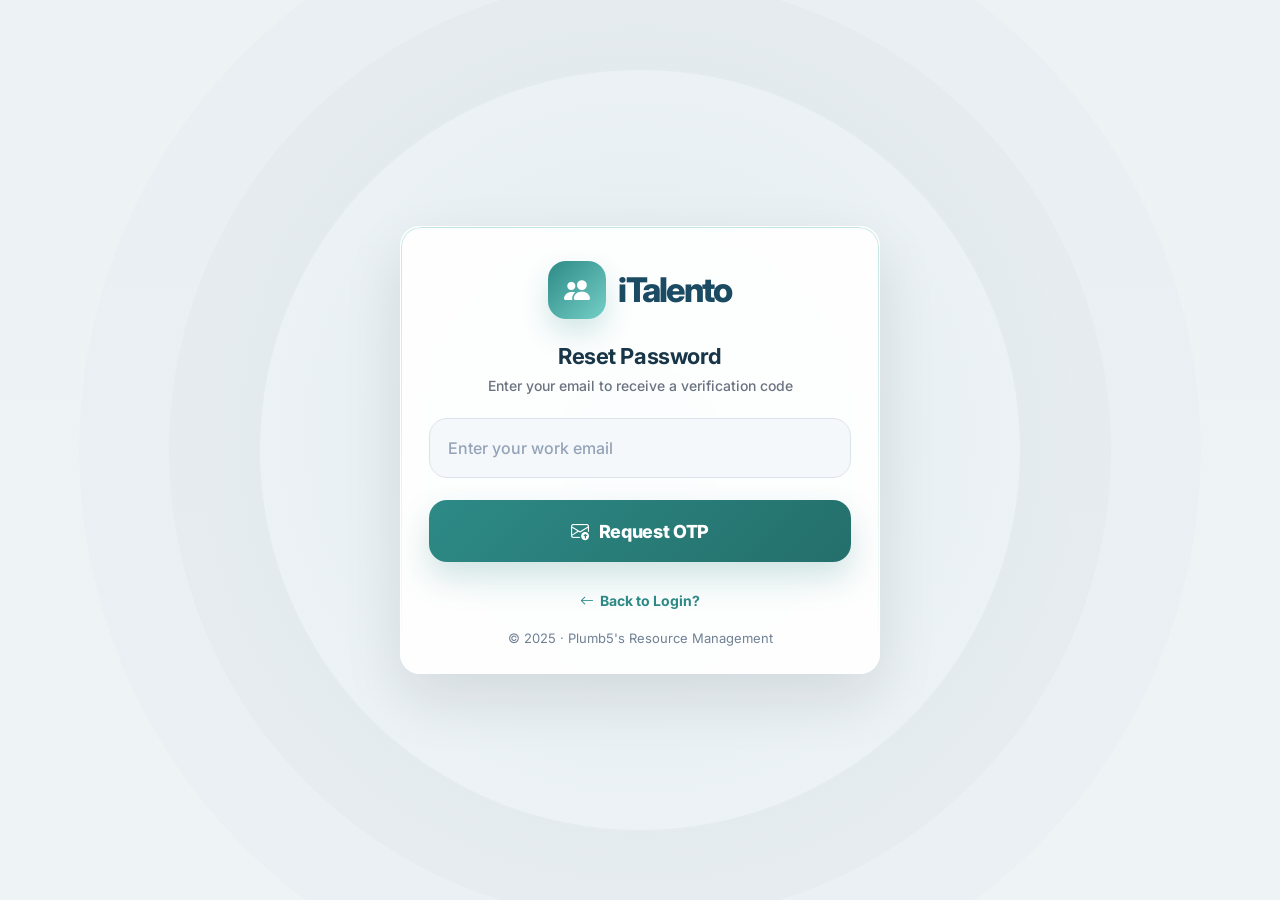
<file: forgot.html>
<!DOCTYPE html>
<html lang="en">
<head>
  <meta charset="UTF-8" />
  <meta name="viewport" content="width=device-width, initial-scale=1.0, maximum-scale=5.0" />
  <title>iTalento - Reset Password</title>
  <link rel="preconnect" href="https://fonts.googleapis.com">
  <link rel="preconnect" href="https://fonts.gstatic.com" crossorigin>
  <link href="https://fonts.googleapis.com/css2?family=Inter:wght@400;500;600;700;800&display=swap" rel="stylesheet">
  <link rel="stylesheet" href="https://cdn.jsdelivr.net/npm/bootstrap-icons@1.11.3/font/bootstrap-icons.min.css">

  <style>
    :root {
      --primary: #2d8a86;
      --primary-dark: #246f6b;
      --bg: #edf2f5;
      --card: rgba(255,255,255,0.92);
      --text: #183648;
      --muted: #6b7280;
      --soft: #94a3b8;
      --border: #dbe4ea;
      --input: #f4f8fb;
      --white: #ffffff;
      --danger: #ef4444;
      --success: #10b981;
      --shadow: 0 24px 60px rgba(15, 23, 42, 0.10);
    }

    * {
      margin: 0;
      padding: 0;
      box-sizing: border-box;
    }

    html {
      height: 100%;
      overflow-x: hidden;
    }

    body {
      font-family: 'Inter', -apple-system, BlinkMacSystemFont, sans-serif;
      background:
        radial-gradient(circle at 50% 50%, rgba(45, 138, 134, 0.06), transparent 50vmin),
        linear-gradient(180deg, #edf2f5 0%, #eef3f6 100%);
      min-height: 100vh;
      color: var(--text);
      overflow-x: hidden;
      position: relative;
    }

    .auth-page {
      min-height: 100vh;
      min-height: 100dvh;
      display: flex;
      align-items: center;
      justify-content: center;
      padding: 32px 16px;
      position: relative;
      overflow: hidden;
    }

    .auth-page::before {
      content: "";
      position: absolute;
      width: min(90vmin, 760px);
      height: min(90vmin, 760px);
      border-radius: 50%;
      left: 50%;
      top: 50%;
      transform: translate(-50%, -50%);
      border: 1px solid rgba(24, 54, 72, 0.04);
      box-shadow:
        0 0 0 90px rgba(24, 54, 72, 0.018),
        0 0 0 180px rgba(24, 54, 72, 0.012);
      pointer-events: none;
      z-index: 0;
    }

    .auth-page::after {
      content: "";
      position: absolute;
      width: min(50vmin, 420px);
      height: min(50vmin, 420px);
      left: 50%;
      top: 50%;
      transform: translate(-50%, -50%);
      border-radius: 50%;
      background: radial-gradient(circle, rgba(45,138,134,0.08), transparent 72%);
      filter: blur(20px);
      pointer-events: none;
      z-index: 0;
    }

    .auth-card {
      width: 100%;
      max-width: 480px;
      position: relative;
      z-index: 2;
      background: var(--card);
      border: 1px solid rgba(255,255,255,0.82);
      border-radius:20px;
      padding: 34px 28px 24px;
      box-shadow: var(--shadow);
      backdrop-filter: blur(14px);
      -webkit-backdrop-filter: blur(14px);
      text-align: center;
    }

    .auth-card::before {
      content: "";
      position: absolute;
      inset: 0;
      border-radius: inherit;
      padding: 1px;
      background: linear-gradient(180deg, rgba(124, 199, 194, 0.45), rgba(255,255,255,0.12));
      -webkit-mask: linear-gradient(#fff 0 0) content-box, linear-gradient(#fff 0 0);
      -webkit-mask-composite: xor;
      mask-composite: exclude;
      pointer-events: none;
    }

    .brand {
      display: inline-flex;
      align-items: center;
      justify-content: center;
      gap: 12px;
      margin-bottom: 24px;
      text-decoration: none;
      color: inherit;
    }

    .brand-icon {
      width: 58px;
      height: 58px;
      border-radius: 18px;
      background: linear-gradient(135deg, var(--primary), #74cfc6);
      color: white;
      display: flex;
      align-items: center;
      justify-content: center;
      font-size: 26px;
      box-shadow: 0 14px 28px rgba(45, 138, 134, 0.20);
      flex-shrink: 0;
    }

    .brand-text {
      font-size: 34px;
      font-weight: 800;
      letter-spacing: -0.05em;
      color: #1b4a63;
      line-height: 1;
    }

    .page-title {
      font-size: 22px;
      font-weight: 700;
      color: var(--text);
      margin-bottom: 8px;
      letter-spacing: -0.02em;
    }

    .page-subtitle {
      font-size: 14px;
      color: var(--muted);
      margin-bottom: 24px;
      font-weight: 500;
    }

    .form-group {
      margin-bottom: 16px;
      text-align: left;
    }

    .input-wrap {
      position: relative;
    }

    .form-control {
      width: 100%;
      height: 60px;
      border-radius: 18px;
      border: 1px solid var(--border);
      background: var(--input);
      padding: 0 52px 0 18px;
      font-size: 16px;
      font-weight: 500;
      color: var(--text);
      outline: none;
      transition: all 0.22s ease;
      font-family: inherit;
    }

    .form-control::placeholder {
      color: #94a3b8;
      font-weight: 500;
    }

    .form-control:hover {
      border-color: #cad6de;
      background: #f7fafc;
    }

    .form-control:focus {
      border-color: var(--primary);
      background: #ffffff;
      box-shadow: 0 0 0 4px rgba(45, 138, 134, 0.10);
    }

    .password-toggle {
      position: absolute;
      top: 50%;
      right: 12px;
      transform: translateY(-50%);
      width: 36px;
      height: 36px;
      border: none;
      background: transparent;
      border-radius: 10px;
      color: #94a3b8;
      font-size: 18px;
      display: flex;
      align-items: center;
      justify-content: center;
      cursor: pointer;
      transition: all 0.2s ease;
    }

    .password-toggle:hover {
      background: #edf5f6;
      color: var(--primary);
    }

    .password-toggle:focus-visible {
      outline: 2px solid var(--primary);
      outline-offset: 2px;
    }

    .btn-primary {
      width: 100%;
      height: 62px;
      border: none;
      border-radius: 18px;
      background: linear-gradient(135deg, var(--primary), var(--primary-dark));
      color: var(--white);
      font-size: 18px;
      font-weight: 800;
      letter-spacing: -0.02em;
      display: inline-flex;
      align-items: center;
      justify-content: center;
      gap: 10px;
      cursor: pointer;
      transition: all 0.22s ease;
      box-shadow: 0 16px 32px rgba(45, 138, 134, 0.22);
      margin-top: 6px;
      font-family: inherit;
      position: relative;
      overflow: hidden;
    }

    .btn-primary:hover:not(:disabled) {
      transform: translateY(-1px);
      box-shadow: 0 20px 38px rgba(36, 111, 107, 0.26);
    }

    .btn-primary:disabled {
      opacity: 0.8;
      cursor: not-allowed;
      transform: none;
    }

    .btn-primary:focus-visible {
      outline: 2px solid var(--primary);
      outline-offset: 2px;
    }

    .auth-links {
      display: flex;
      flex-direction: column;
      align-items: center;
      gap: 10px;
      margin-top: 2px;
    }

    .auth-link {
      color: var(--primary);
      text-decoration: none;
      font-size: 15px;
      font-weight: 700;
      transition: color 0.2s ease;
    }

    .auth-link:hover {
      color: var(--primary-dark);
      text-decoration: underline;
    }

    .form-message {
      min-height: 20px;
      font-size: 14px;
      font-weight: 600;
      text-align: center;
      width: 100%;
      padding: 0 8px;
    }

    .form-message.error { color: var(--danger); }
    .form-message.success { color: var(--success); }

    .auth-footer {
      margin-top: 18px;
      color: #708194;
      font-size: 13px;
      line-height: 1.6;
      text-align: center;
    }

    /* Password reset specific styles */
    .password-section {
      max-height: 0;
      overflow: hidden;
      opacity: 0;
      transition: all 0.4s cubic-bezier(0.4, 0, 0.2, 1);
    }

    .password-section.visible {
      max-height: 500px;
      opacity: 1;
      margin-top: 16px;
    }

    .otp-section {
      max-height: 0;
      overflow: hidden;
      opacity: 0;
      transition: all 0.4s cubic-bezier(0.4, 0, 0.2, 1);
    }

    .otp-section.visible {
      max-height: 200px;
      opacity: 1;
      margin-top: 16px;
    }

    .helper-text {
      font-size: 13px;
      color: var(--muted);
      margin-top: 6px;
      margin-bottom: 4px;
      font-weight: 500;
      display: flex;
      align-items: center;
      gap: 6px;
    }

    .helper-text i {
      font-size: 14px;
      color: var(--primary);
    }

    .validation-hint {
      font-size: 12px;
      color: var(--soft);
      margin-top: 6px;
      margin-bottom: 4px;
      font-weight: 500;
      padding-left: 4px;
    }

    .otp-input {
      letter-spacing: 8px;
      text-align: center;
      font-size: 20px;
      font-weight: 700;
      font-family: 'Inter', monospace;
    }

    .back-link {
      display: inline-flex;
      align-items: center;
      gap: 6px;
      margin-top:8px;
      font-size: 14px;
    }

    @media (max-width: 767px) {
      .auth-page {
        padding: 20px 16px;
        align-items: flex-start;
        padding-top: 10vh;
      }

      .auth-page::before {
        width: min(120vmin, 520px);
        height: min(120vmin, 520px);
        box-shadow:
          0 0 0 60px rgba(24, 54, 72, 0.018),
          0 0 0 120px rgba(24, 54, 72, 0.012);
      }

      .auth-card {
        border-radius: 24px;
        padding: 28px 22px 20px;
        max-width: 100%;
      }

      .brand {
        gap: 10px;
        margin-bottom: 20px;
      }

      .brand-icon {
        width: 50px;
        height: 50px;
        border-radius: 16px;
        font-size: 22px;
      }

      .brand-text {
        font-size: 28px;
      }

      .page-title {
        font-size: 20px;
      }

      .page-subtitle {
        font-size: 13px;
        margin-bottom: 20px;
      }

      .form-control {
        height: 56px;
        border-radius: 16px;
        font-size: 16px;
        padding: 0 48px 0 16px;
      }

      .otp-input {
        font-size: 18px;
        letter-spacing: 6px;
      }

      .password-toggle {
        width: 34px;
        height: 34px;
        right: 10px;
        font-size: 17px;
      }

      .btn-primary {
        height: 58px;
        border-radius: 16px;
        font-size: 17px;
      }

      .auth-link {
        font-size: 14px;
      }

      .auth-footer {
        font-size: 12px;
        margin-top: 16px;
      }

      .form-message {
        font-size: 13px;
      }

      .helper-text {
        font-size: 12px;
      }

      .validation-hint {
        font-size: 11px;
      }
    }

    @media (max-width: 360px) {
      .auth-card {
        padding: 24px 18px 18px;
      }
      
      .brand-text {
        font-size: 24px;
      }

      .page-title {
        font-size: 18px;
      }
    }

    @media (prefers-reduced-motion: reduce) {
      * {
        animation-duration: 0.01ms !important;
        animation-iteration-count: 1 !important;
        transition-duration: 0.01ms !important;
      }
    }

    @keyframes spin {
      from { transform: rotate(0deg); }
      to { transform: rotate(360deg); }
    }

    @keyframes slideDown {
      from {
        opacity: 0;
        transform: translateY(-10px);
      }
      to {
        opacity: 1;
        transform: translateY(0);
      }
    }

    .animate-in {
      animation: slideDown 0.3s ease forwards;
    }
  </style>
</head>
<body>
  <main class="auth-page">
    <section class="auth-card">
      <a href="index.html" class="brand" aria-label="iTalento Home">
        <div class="brand-icon">
          <i class="bi bi-people-fill" aria-hidden="true"></i>
        </div>
        <div class="brand-text">iTalento</div>
      </a>

      <h1 class="page-title">Reset Password</h1>
      <p class="page-subtitle">Enter your email to receive a verification code</p>

      <form id="resetForm" novalidate>
        <!-- Step 1: Email Input -->
        <div class="form-group" id="emailGroup">
          <div class="input-wrap">
            <input
              type="email"
              id="email"
              class="form-control"
              placeholder="Enter your work email"
              autocomplete="email"
              required
              aria-required="true"
              aria-label="Work Email"
            />
          </div>
        </div>

        <!-- Step 2 & 3: Password Fields (Hidden initially) -->
        <div class="password-section" id="passwordSection">
          <div class="form-group">
            <div class="input-wrap">
              <input
                type="password"
                id="newPassword"
                class="form-control"
                placeholder="Enter new password"
                autocomplete="new-password"
                aria-label="New Password"
              />
              <button type="button" class="password-toggle" id="toggleNewPassword" aria-label="Toggle password visibility" title="Toggle password visibility">
                <i class="bi bi-eye" aria-hidden="true"></i>
              </button>
            </div>
            <p class="validation-hint">Password must contain 1 uppercase, 1 lowercase, 1 number, 1 special character</p>
          </div>

          <div class="form-group">
            <div class="input-wrap">
              <input
                type="password"
                id="confirmPassword"
                class="form-control"
                placeholder="Confirm new password"
                autocomplete="new-password"
                aria-label="Confirm Password"
              />
              <button type="button" class="password-toggle" id="toggleConfirmPassword" aria-label="Toggle password visibility" title="Toggle password visibility">
                <i class="bi bi-eye" aria-hidden="true"></i>
              </button>
            </div>
          </div>
        </div>

        <!-- Step 3: OTP Input (Hidden initially) -->
        <div class="otp-section" id="otpSection">
          <div class="form-group">
            <div class="input-wrap">
              <input
                type="text"
                id="otp"
                class="form-control otp-input"
                placeholder="000000"
                maxlength="6"
                inputmode="numeric"
                autocomplete="one-time-code"
                aria-label="6-digit OTP Code"
              />
            </div>
            <p class="helper-text">
              <i class="bi bi-shield-check"></i>
              Enter the 6-digit code sent to your email
            </p>
          </div>
        </div>

        <!-- Dynamic Button -->
        <button type="submit" class="btn-primary" id="actionBtn">
          <i class="bi bi-envelope-arrow-up" aria-hidden="true"></i>
          <span>Request OTP</span>
        </button>

        <!-- Messages -->
        <div class="auth-links">
          <div id="formMessage" class="form-message" role="status" aria-live="polite"></div>
        </div>
      </form>

      <!-- Back to Login -->
      <a href="forgot.html" class="auth-link back-link">
        <i class="bi bi-arrow-left" aria-hidden="true"></i>
        Back to Login?
      </a>

      <div class="auth-footer">© 2025 · Plumb5's Resource Management</div>
    </section>
  </main>

  <script>
    (function() {
      const resetForm = document.getElementById('resetForm');
      const emailInput = document.getElementById('email');
      const newPasswordInput = document.getElementById('newPassword');
      const confirmPasswordInput = document.getElementById('confirmPassword');
      const otpInput = document.getElementById('otp');
      const passwordSection = document.getElementById('passwordSection');
      const otpSection = document.getElementById('otpSection');
      const actionBtn = document.getElementById('actionBtn');
      const formMessage = document.getElementById('formMessage');
      const emailGroup = document.getElementById('emailGroup');

      const toggleNewPassword = document.getElementById('toggleNewPassword');
      const toggleConfirmPassword = document.getElementById('toggleConfirmPassword');

      let currentStep = 1; // 1: Email, 2: OTP requested (show password + OTP fields), 3: Submit reset

      // Password toggle functionality
      function setupToggle(toggleBtn, input) {
        toggleBtn.addEventListener('click', function() {
          const isPassword = input.type === 'password';
          input.type = isPassword ? 'text' : 'password';
          toggleBtn.innerHTML = isPassword
            ? '<i class="bi bi-eye-slash" aria-hidden="true"></i>'
            : '<i class="bi bi-eye" aria-hidden="true"></i>';
          toggleBtn.setAttribute('aria-label', 
            isPassword ? 'Hide password' : 'Show password'
          );
        });
      }

      setupToggle(toggleNewPassword, newPasswordInput);
      setupToggle(toggleConfirmPassword, confirmPasswordInput);

      function validateEmail(email) {
        return /^[^\s@]+@[^\s@]+\.[^\s@]+$/.test(email);
      }

      function validatePassword(password) {
        // Must contain: 1 uppercase, 1 lowercase, 1 number, 1 special char
        const hasUpper = /[A-Z]/.test(password);
        const hasLower = /[a-z]/.test(password);
        const hasNumber = /[0-9]/.test(password);
        const hasSpecial = /[!@#$%^&*()_+\-=\[\]{};':"\\|,.<>\/?]/.test(password);
        return hasUpper && hasLower && hasNumber && hasSpecial && password.length >= 8;
      }

      function setMessage(type, text) {
        formMessage.className = 'form-message ' + type;
        formMessage.textContent = text;
      }

      function setLoading(loading) {
        if (loading) {
          actionBtn.disabled = true;
          actionBtn.innerHTML = '<i class="bi bi-arrow-repeat" style="animation: spin .8s linear infinite;" aria-hidden="true"></i><span>Processing...</span>';
        } else {
          actionBtn.disabled = false;
          updateButtonState();
        }
      }

      function updateButtonState() {
        if (currentStep === 1) {
          actionBtn.innerHTML = '<i class="bi bi-envelope-arrow-up" aria-hidden="true"></i><span>Request OTP</span>';
        } else if (currentStep === 2) {
          actionBtn.innerHTML = '<i class="bi bi-shield-lock" aria-hidden="true"></i><span>Reset Password</span>';
        }
      }

      function showStep2() {
        currentStep = 2;
        
        // Disable email input
        emailInput.disabled = true;
        emailGroup.style.opacity = '0.7';
        
        // Show password fields with animation
        passwordSection.classList.add('visible');
        passwordSection.classList.add('animate-in');
        
        // Show OTP section with animation
        setTimeout(() => {
          otpSection.classList.add('visible');
          otpSection.classList.add('animate-in');
          otpInput.focus();
        }, 200);

        updateButtonState();
      }

      resetForm.addEventListener('submit', function(e) {
        e.preventDefault();

        const email = emailInput.value.trim();

        if (currentStep === 1) {
          // Step 1: Validate email and request OTP
          formMessage.className = 'form-message';
          formMessage.textContent = '';

          if (!email) {
            setMessage('error', 'Please enter your work email.');
            return;
          }

          if (!validateEmail(email)) {
            setMessage('error', 'Please enter a valid email address.');
            return;
          }

          setLoading(true);

          // Simulate OTP request
          setTimeout(function() {
            setLoading(false);
            setMessage('success', 'OTP sent to your email address.');
            showStep2();
          }, 1200);

        } else if (currentStep === 2) {
          // Step 2: Validate OTP and passwords
          const otp = otpInput.value.trim();
          const newPassword = newPasswordInput.value;
          const confirmPassword = confirmPasswordInput.value;

          formMessage.className = 'form-message';
          formMessage.textContent = '';

          if (!otp || otp.length !== 6) {
            setMessage('error', 'Please enter the 6-digit OTP code.');
            otpInput.focus();
            return;
          }

          if (!newPassword || !confirmPassword) {
            setMessage('error', 'Please enter and confirm your new password.');
            return;
          }

          if (!validatePassword(newPassword)) {
            setMessage('error', 'Password does not meet requirements.');
            newPasswordInput.focus();
            return;
          }

          if (newPassword !== confirmPassword) {
            setMessage('error', 'Passwords do not match.');
            confirmPasswordInput.focus();
            return;
          }

          setLoading(true);

          // Simulate password reset
          setTimeout(function() {
            setLoading(false);
            setMessage('success', 'Password reset successful! Redirecting to login...');
            
            // Reset form after success
            setTimeout(() => {
              window.location.href = 'index.html';
            }, 2000);
          }, 1500);
        }
      });

      // Clear error when user starts typing
      [emailInput, newPasswordInput, confirmPasswordInput, otpInput].forEach(input => {
        input.addEventListener('input', function() {
          if (formMessage.textContent && !formMessage.classList.contains('success')) {
            formMessage.textContent = '';
            formMessage.className = 'form-message';
          }
        });
      });

      // OTP input: only allow numbers
      otpInput.addEventListener('input', function(e) {
        this.value = this.value.replace(/[^0-9]/g, '');
      });

      // Email input: enable editing if user wants to change
      emailInput.addEventListener('dblclick', function() {
        if (currentStep === 2) {
          if (confirm('Start over with a different email?')) {
            location.reload();
          }
        }
      });
    })();
  </script>
</body>
</html>
</file>
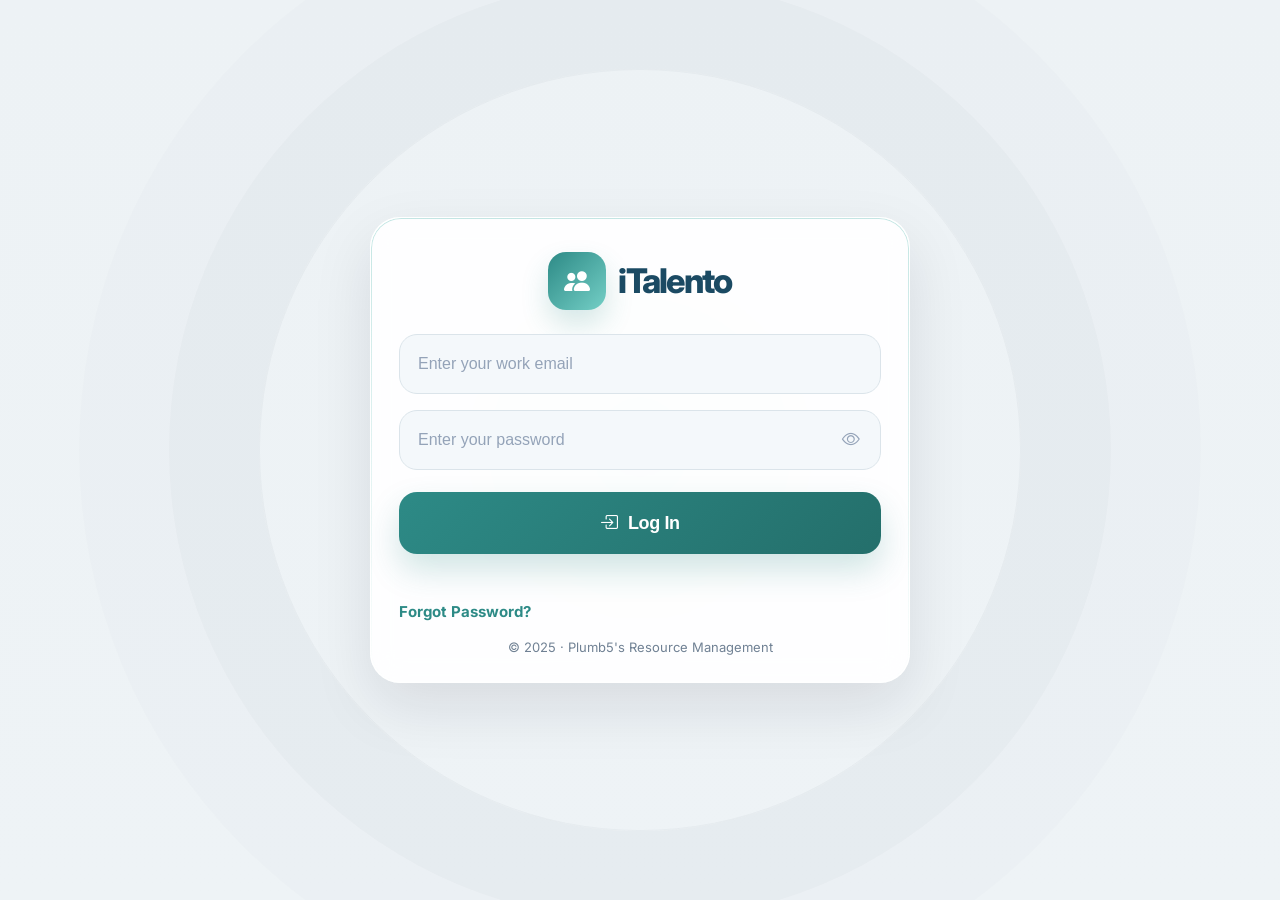
<file: log.html>
<!DOCTYPE html>
<html lang="en">
<head>
  <meta charset="UTF-8" />
  <meta name="viewport" content="width=device-width, initial-scale=1.0" />
  <title>iTalento Login</title>
  <link rel="preconnect" href="https://fonts.googleapis.com">
  <link rel="preconnect" href="https://fonts.gstatic.com" crossorigin>
  <link href="https://fonts.googleapis.com/css2?family=Inter:wght@400;500;600;700;800&display=swap" rel="stylesheet">
  <link rel="stylesheet" href="https://cdn.jsdelivr.net/npm/bootstrap-icons@1.11.3/font/bootstrap-icons.min.css">

  <style>
    :root {
      --primary: #2d8a86;
      --primary-dark: #246f6b;
      --bg: #edf2f5;
      --card: rgba(255,255,255,0.92);
      --text: #183648;
      --muted: #6b7280;
      --soft: #94a3b8;
      --border: #dbe4ea;
      --input: #f4f8fb;
      --white: #ffffff;
      --danger: #ef4444;
      --success: #10b981;
      --shadow: 0 24px 60px rgba(15, 23, 42, 0.10);
    }

    * {
      margin: 0;
      padding: 0;
      box-sizing: border-box;
    }

    body {
      font-family: 'Inter', sans-serif;
      background:
        radial-gradient(circle at 50% 50%, rgba(45, 138, 134, 0.05), transparent 22%),
        linear-gradient(180deg, #edf2f5 0%, #eef3f6 100%);
      min-height: 100vh;
      color: var(--text);
      overflow-x: hidden;
    }

    .auth-page {
      min-height: 100vh;
      display: flex;
      align-items: center;
      justify-content: center;
      padding: 32px 16px;
      position: relative;
      overflow: hidden;
    }

    .auth-page::before {
      content: "";
      position: absolute;
      width: 760px;
      height: 760px;
      border-radius: 50%;
      left: 50%;
      top: 50%;
      transform: translate(-50%, -50%);
      border: 1px solid rgba(24, 54, 72, 0.04);
      box-shadow:
        0 0 0 90px rgba(24, 54, 72, 0.018),
        0 0 0 180px rgba(24, 54, 72, 0.012);
      pointer-events: none;
    }

    .auth-page::after {
      content: "";
      position: absolute;
      width: 420px;
      height: 420px;
      left: 50%;
      top: 50%;
      transform: translate(-50%, -50%);
      border-radius: 50%;
      background: radial-gradient(circle, rgba(45,138,134,0.08), transparent 72%);
      filter: blur(20px);
      pointer-events: none;
    }

    .auth-card {
      width: 100%;
      max-width: 540px;
      position: relative;
      z-index: 2;
      background: var(--card);
      border: 1px solid rgba(255,255,255,0.82);
      border-radius: 30px;
      padding: 34px 28px 24px;
      box-shadow: var(--shadow);
      backdrop-filter: blur(14px);
      -webkit-backdrop-filter: blur(14px);
      text-align: center;
    }

    .auth-card::before {
      content: "";
      position: absolute;
      inset: 0;
      border-radius: inherit;
      padding: 1px;
      background: linear-gradient(180deg, rgba(124, 199, 194, 0.45), rgba(255,255,255,0.12));
      -webkit-mask: linear-gradient(#fff 0 0) content-box, linear-gradient(#fff 0 0);
      -webkit-mask-composite: xor;
      mask-composite: exclude;
      pointer-events: none;
    }

    .brand {
      display: inline-flex;
      align-items: center;
      justify-content: center;
      gap: 12px;
      margin-bottom: 24px;
      text-decoration: none;
      color: inherit;
    }

    .brand-icon {
      width: 58px;
      height: 58px;
      border-radius: 18px;
      background: linear-gradient(135deg, var(--primary), #74cfc6);
      color: white;
      display: flex;
      align-items: center;
      justify-content: center;
      font-size: 26px;
      box-shadow: 0 14px 28px rgba(45, 138, 134, 0.20);
    }

    .brand-text {
      font-size: 34px;
      font-weight: 800;
      letter-spacing: -0.05em;
      color: #1b4a63;
      line-height: 1;
    }

    .form-group {
      margin-bottom: 16px;
      text-align: left;
    }

    .input-wrap {
      position: relative;
    }

    .form-control {
      width: 100%;
      height: 60px;
      border-radius: 18px;
      border: 1px solid var(--border);
      background: var(--input);
      padding: 0 52px 0 18px;
      font-size: 16px;
      font-weight: 500;
      color: var(--text);
      outline: none;
      transition: all 0.22s ease;
    }

    .form-control::placeholder {
      color: #94a3b8;
      font-weight: 500;
    }

    .form-control:hover {
      border-color: #cad6de;
      background: #f7fafc;
    }

    .form-control:focus {
      border-color: var(--primary);
      background: #ffffff;
      box-shadow: 0 0 0 4px rgba(45, 138, 134, 0.10);
    }

    .password-toggle {
      position: absolute;
      top: 50%;
      right: 12px;
      transform: translateY(-50%);
      width: 36px;
      height: 36px;
      border: none;
      background: transparent;
      border-radius: 10px;
      color: #94a3b8;
      font-size: 18px;
      display: flex;
      align-items: center;
      justify-content: center;
      cursor: pointer;
      transition: all 0.2s ease;
    }

    .password-toggle:hover {
      background: #edf5f6;
      color: var(--primary);
    }

    .btn-primary {
      width: 100%;
      height: 62px;
      border: none;
      border-radius: 18px;
      background: linear-gradient(135deg, var(--primary), var(--primary-dark));
      color: var(--white);
      font-size: 18px;
      font-weight: 800;
      letter-spacing: -0.02em;
      display: inline-flex;
      align-items: center;
      justify-content: center;
      gap: 10px;
      cursor: pointer;
      transition: all 0.22s ease;
      box-shadow: 0 16px 32px rgba(45, 138, 134, 0.22);
      margin-top: 6px;
    }

    .btn-primary:hover {
      transform: translateY(-1px);
      box-shadow: 0 20px 38px rgba(36, 111, 107, 0.26);
    }

    .btn-primary:disabled {
      opacity: 0.8;
      cursor: not-allowed;
      transform: none;
    }

    .auth-links {
      margin-top: 18px;
      display: flex;
      flex-direction: column;
      align-items: flex-start;
      gap: 12px;
    }

    .auth-link {
      color: var(--primary);
      text-decoration: none;
      font-size: 15px;
      font-weight: 700;
      transition: color 0.2s ease;
    }

    .auth-link:hover {
      color: var(--primary-dark);
    }

    .form-message {
      min-height: 18px;
      font-size: 13px;
      font-weight: 700;
    }

    .form-message.error { color: var(--danger); }
    .form-message.success { color: var(--success); }

    .auth-footer {
      margin-top: 16px;
      color: #708194;
      font-size: 13px;
      line-height: 1.6;
      text-align: center;
    }

    @media (max-width: 767px) {
      .auth-page {
        padding: 20px 14px;
      }

      .auth-page::before {
        width: 520px;
        height: 520px;
        box-shadow:
          0 0 0 60px rgba(24, 54, 72, 0.018),
          0 0 0 120px rgba(24, 54, 72, 0.012);
      }

      .auth-card {
        border-radius: 24px;
        padding: 26px 18px 20px;
      }

      .brand {
        gap: 10px;
        margin-bottom: 20px;
      }

      .brand-icon {
        width: 50px;
        height: 50px;
        border-radius: 16px;
        font-size: 22px;
      }

      .brand-text {
        font-size: 28px;
      }

      .form-control {
        height: 54px;
        border-radius: 16px;
        font-size: 15px;
        padding: 0 46px 0 16px;
      }

      .password-toggle {
        width: 34px;
        height: 34px;
        right: 10px;
        font-size: 17px;
      }

      .btn-primary {
        height: 56px;
        border-radius: 16px;
        font-size: 17px;
      }

      .auth-link {
        font-size: 14px;
      }

      .auth-footer {
        font-size: 12px;
      }
    }

    @keyframes spin {
      from { transform: rotate(0deg); }
      to { transform: rotate(360deg); }
    }
  </style>
</head>
<body>
  <main class="auth-page">
    <section class="auth-card">
      <a href="#" class="brand">
        <div class="brand-icon">
          <i class="bi bi-people-fill"></i>
        </div>
        <div class="brand-text">iTalento</div>
      </a>

      <form id="loginForm" novalidate>
        <div class="form-group">
          <div class="input-wrap">
            <input
              type="email"
              id="email"
              class="form-control"
              placeholder="Enter your work email"
              autocomplete="email"
              required
            />
          </div>
        </div>

        <div class="form-group">
          <div class="input-wrap">
            <input
              type="password"
              id="password"
              class="form-control"
              placeholder="Enter your password"
              autocomplete="current-password"
              required
            />
            <button type="button" class="password-toggle" id="togglePassword" aria-label="Toggle password">
              <i class="bi bi-eye"></i>
            </button>
          </div>
        </div>

        <button type="submit" class="btn-primary" id="loginBtn">
          <i class="bi bi-box-arrow-in-right"></i>
          <span>Log In</span>
        </button>

        <div class="auth-links">
          <div id="formMessage" class="form-message"></div>
          <a href="forgot-password.html" class="auth-link">Forgot Password?</a>
        </div>
      </form>

      <div class="auth-footer">© 2025 · Plumb5's Resource Management</div>
    </section>
  </main>

  <script>
    const loginForm = document.getElementById('loginForm');
    const emailInput = document.getElementById('email');
    const passwordInput = document.getElementById('password');
    const togglePassword = document.getElementById('togglePassword');
    const loginBtn = document.getElementById('loginBtn');
    const formMessage = document.getElementById('formMessage');

    togglePassword.addEventListener('click', () => {
      const isPassword = passwordInput.type === 'password';
      passwordInput.type = isPassword ? 'text' : 'password';
      togglePassword.innerHTML = isPassword
        ? '<i class="bi bi-eye-slash"></i>'
        : '<i class="bi bi-eye"></i>';
    });

    function validateEmail(email) {
      return /^[^\s@]+@[^\s@]+\.[^\s@]+$/.test(email);
    }

    function setMessage(type, text) {
      formMessage.className = 'form-message ' + type;
      formMessage.textContent = text;
    }

    loginForm.addEventListener('submit', function (e) {
      e.preventDefault();

      const email = emailInput.value.trim();
      const password = passwordInput.value.trim();

      formMessage.className = 'form-message';
      formMessage.textContent = '';

      if (!email || !password) {
        setMessage('error', 'Please enter email and password.');
        return;
      }

      if (!validateEmail(email)) {
        setMessage('error', 'Please enter a valid email address.');
        return;
      }

      loginBtn.disabled = true;
      loginBtn.innerHTML = '<i class="bi bi-arrow-repeat" style="animation: spin .8s linear infinite;"></i><span>Logging in...</span>';

      setTimeout(() => {
        setMessage('success', 'Login validated. Connect this form to your backend.');
        loginBtn.disabled = false;
        loginBtn.innerHTML = '<i class="bi bi-box-arrow-in-right"></i><span>Log In</span>';
      }, 1200);
    });
  </script>
</body>
</html>
</file>
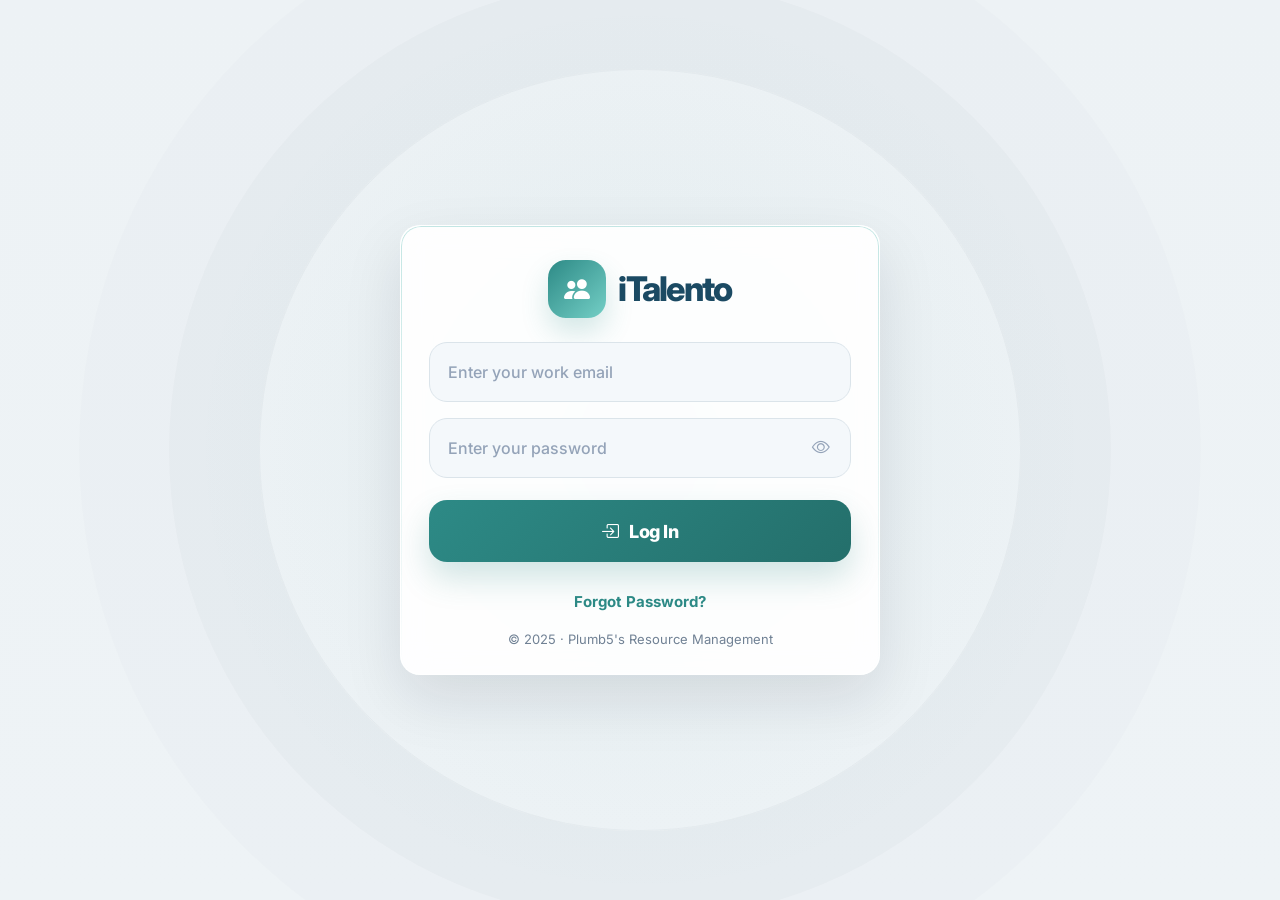
<file: login.html>
<!DOCTYPE html>
<html lang="en">
<head>
  <meta charset="UTF-8" />
  <meta name="viewport" content="width=device-width, initial-scale=1.0, maximum-scale=5.0" />
  <title>iTalento Login</title>
  <link rel="preconnect" href="https://fonts.googleapis.com">
  <link rel="preconnect" href="https://fonts.gstatic.com" crossorigin>
  <link href="https://fonts.googleapis.com/css2?family=Inter:wght@400;500;600;700;800&display=swap" rel="stylesheet">
  <link rel="stylesheet" href="https://cdn.jsdelivr.net/npm/bootstrap-icons@1.11.3/font/bootstrap-icons.min.css">

  <style>
    :root {
      --primary: #2d8a86;
      --primary-dark: #246f6b;
      --bg: #edf2f5;
      --card: rgba(255,255,255,0.92);
      --text: #183648;
      --muted: #6b7280;
      --soft: #94a3b8;
      --border: #dbe4ea;
      --input: #f4f8fb;
      --white: #ffffff;
      --danger: #ef4444;
      --success: #10b981;
      --shadow: 0 24px 60px rgba(15, 23, 42, 0.10);
    }

    * {
      margin: 0;
      padding: 0;
      box-sizing: border-box;
    }

    html {
      height: 100%;
      overflow-x: hidden;
    }

    body {
      font-family: 'Inter', -apple-system, BlinkMacSystemFont, sans-serif;
      background:
        radial-gradient(circle at 50% 50%, rgba(45, 138, 134, 0.06), transparent 50vmin),
        linear-gradient(180deg, #edf2f5 0%, #eef3f6 100%);
      min-height: 100vh;
      color: var(--text);
      overflow-x: hidden;
      position: relative;
    }

    .auth-page {
      min-height: 100vh;
      min-height: 100dvh;
      display: flex;
      align-items: center;
      justify-content: center;
      padding: 32px 16px;
      position: relative;
      overflow: hidden;
    }

    .auth-page::before {
      content: "";
      position: absolute;
      width: min(90vmin, 760px);
      height: min(90vmin, 760px);
      border-radius: 50%;
      left: 50%;
      top: 50%;
      transform: translate(-50%, -50%);
      border: 1px solid rgba(24, 54, 72, 0.04);
      box-shadow:
        0 0 0 90px rgba(24, 54, 72, 0.018),
        0 0 0 180px rgba(24, 54, 72, 0.012);
      pointer-events: none;
      z-index: 0;
    }

    .auth-page::after {
      content: "";
      position: absolute;
      width: min(50vmin, 420px);
      height: min(50vmin, 420px);
      left: 50%;
      top: 50%;
      transform: translate(-50%, -50%);
      border-radius: 50%;
      background: radial-gradient(circle, rgba(45,138,134,0.08), transparent 72%);
      filter: blur(20px);
      pointer-events: none;
      z-index: 0;
    }

    .auth-card {
      width: 100%;
      max-width: 480px;
      position: relative;
      z-index: 2;
      background: var(--card);
      border: 1px solid rgba(255,255,255,0.82);
      border-radius: 20px;
      padding: 34px 28px 24px;
      box-shadow: var(--shadow);
      backdrop-filter: blur(14px);
      -webkit-backdrop-filter: blur(14px);
      text-align: center;
    }

    .auth-card::before {
      content: "";
      position: absolute;
      inset: 0;
      border-radius: inherit;
      padding: 1px;
      background: linear-gradient(180deg, rgba(124, 199, 194, 0.45), rgba(255,255,255,0.12));
      -webkit-mask: linear-gradient(#fff 0 0) content-box, linear-gradient(#fff 0 0);
      -webkit-mask-composite: xor;
      mask-composite: exclude;
      pointer-events: none;
    }

    .brand {
      display: inline-flex;
      align-items: center;
      justify-content: center;
      gap: 12px;
      margin-bottom: 24px;
      text-decoration: none;
      color: inherit;
    }

    .brand-icon {
      width: 58px;
      height: 58px;
      border-radius: 18px;
      background: linear-gradient(135deg, var(--primary), #74cfc6);
      color: white;
      display: flex;
      align-items: center;
      justify-content: center;
      font-size: 26px;
      box-shadow: 0 14px 28px rgba(45, 138, 134, 0.20);
      flex-shrink: 0;
    }

    .brand-text {
      font-size: 34px;
      font-weight: 800;
      letter-spacing: -0.05em;
      color: #1b4a63;
      line-height: 1;
    }

    .form-group {
      margin-bottom: 16px;
      text-align: left;
    }

    .input-wrap {
      position: relative;
    }

    .form-control {
      width: 100%;
      height: 60px;
      border-radius: 18px;
      border: 1px solid var(--border);
      background: var(--input);
      padding: 0 52px 0 18px;
      font-size: 16px;
      font-weight: 500;
      color: var(--text);
      outline: none;
      transition: all 0.22s ease;
      font-family: inherit;
    }

    .form-control::placeholder {
      color: #94a3b8;
      font-weight: 500;
    }

    .form-control:hover {
      border-color: #cad6de;
      background: #f7fafc;
    }

    .form-control:focus {
      border-color: var(--primary);
      background: #ffffff;
      box-shadow: 0 0 0 4px rgba(45, 138, 134, 0.10);
    }

    .password-toggle {
      position: absolute;
      top: 50%;
      right: 12px;
      transform: translateY(-50%);
      width: 36px;
      height: 36px;
      border: none;
      background: transparent;
      border-radius: 10px;
      color: #94a3b8;
      font-size: 18px;
      display: flex;
      align-items: center;
      justify-content: center;
      cursor: pointer;
      transition: all 0.2s ease;
    }

    .password-toggle:hover {
      background: #edf5f6;
      color: var(--primary);
    }

    .password-toggle:focus-visible {
      outline: 2px solid var(--primary);
      outline-offset: 2px;
    }

    .btn-primary {
      width: 100%;
      height: 62px;
      border: none;
      border-radius: 18px;
      background: linear-gradient(135deg, var(--primary), var(--primary-dark));
      color: var(--white);
      font-size: 18px;
      font-weight: 800;
      letter-spacing: -0.02em;
      display: inline-flex;
      align-items: center;
      justify-content: center;
      gap: 10px;
      cursor: pointer;
      transition: all 0.22s ease;
      box-shadow: 0 16px 32px rgba(45, 138, 134, 0.22);
      margin-top: 6px;
      font-family: inherit;
      position: relative;
      overflow: hidden;
    }

    .btn-primary:hover:not(:disabled) {
      transform: translateY(-1px);
      box-shadow: 0 20px 38px rgba(36, 111, 107, 0.26);
    }

    .btn-primary:disabled {
      opacity: 0.8;
      cursor: not-allowed;
      transform: none;
    }

    .btn-primary:focus-visible {
      outline: 2px solid var(--primary);
      outline-offset: 2px;
    }

    .auth-links {
      display: flex;
      flex-direction: column;
      align-items: center;
      gap: 10px;
    }

    .auth-link {
      color: var(--primary);
      text-decoration: none;
      font-size: 15px;
      font-weight: 700;
      transition: color 0.2s ease;
    }

    .auth-link:hover {
      color: var(--primary-dark);
      text-decoration: underline;
    }

    .form-message {
      min-height: 20px;
      font-size: 14px;
      font-weight: 600;
      text-align: center;
      width: 100%;
      padding: 0 8px;
    }

    .form-message.error { color: var(--danger); }
    .form-message.success { color: var(--success); }

    .auth-footer {
      margin-top: 18px;
      color: #708194;
      font-size: 13px;
      line-height: 1.6;
      text-align: center;
    }

    @media (max-width: 767px) {
      .auth-page {
        padding: 20px 16px;
        align-items: flex-start;
        padding-top: 10vh;
      }

      .auth-page::before {
        width: min(120vmin, 520px);
        height: min(120vmin, 520px);
        box-shadow:
          0 0 0 60px rgba(24, 54, 72, 0.018),
          0 0 0 120px rgba(24, 54, 72, 0.012);
      }

      .auth-card {
        border-radius: 24px;
        padding: 28px 22px 20px;
        max-width: 100%;
      }

      .brand {
        gap: 10px;
        margin-bottom: 20px;
      }

      .brand-icon {
        width: 50px;
        height: 50px;
        border-radius: 16px;
        font-size: 22px;
      }

      .brand-text {
        font-size: 28px;
      }

      .form-control {
        height: 56px;
        border-radius: 16px;
        font-size: 16px;
        padding: 0 48px 0 16px;
      }

      .password-toggle {
        width: 34px;
        height: 34px;
        right: 10px;
        font-size: 17px;
      }

      .btn-primary {
        height: 58px;
        border-radius: 16px;
        font-size: 17px;
      }

      .auth-link {
        font-size: 14px;
      }

      .auth-footer {
        font-size: 12px;
        margin-top: 16px;
      }

      .form-message {
        font-size: 13px;
      }
    }

    @media (max-width: 360px) {
      .auth-card {
        padding: 24px 18px 18px;
      }
      
      .brand-text {
        font-size: 24px;
      }
    }

    @media (prefers-reduced-motion: reduce) {
      * {
        animation-duration: 0.01ms !important;
        animation-iteration-count: 1 !important;
        transition-duration: 0.01ms !important;
      }
    }

    @keyframes spin {
      from { transform: rotate(0deg); }
      to { transform: rotate(360deg); }
    }
  </style>
</head>
<body>
  <main class="auth-page">
    <section class="auth-card">
      <a href="#" class="brand" aria-label="iTalento Home">
        <div class="brand-icon">
          <i class="bi bi-people-fill" aria-hidden="true"></i>
        </div>
        <div class="brand-text">iTalento</div>
      </a>

      <form id="loginForm" novalidate>
        <div class="form-group">
          <div class="input-wrap">
            <input
              type="email"
              id="email"
              class="form-control"
              placeholder="Enter your work email"
              autocomplete="email"
              required
              aria-required="true"
              aria-label="Work Email"
            />
          </div>
        </div>

        <div class="form-group">
          <div class="input-wrap">
            <input
              type="password"
              id="password"
              class="form-control"
              placeholder="Enter your password"
              autocomplete="current-password"
              required
              aria-required="true"
              aria-label="Password"
            />
            <button type="button" class="password-toggle" id="togglePassword" aria-label="Toggle password visibility" title="Toggle password visibility">
              <i class="bi bi-eye" aria-hidden="true"></i>
            </button>
          </div>
        </div>

        <button type="submit" class="btn-primary" id="loginBtn">
          <i class="bi bi-box-arrow-in-right" aria-hidden="true"></i>
          <span>Log In</span>
        </button>

        <div class="auth-links">
          <div id="formMessage" class="form-message" role="status" aria-live="polite"></div>
          <a href="forgot.html" class="auth-link">Forgot Password?</a>
        </div>
      </form>

      <div class="auth-footer">© 2025 · Plumb5's Resource Management</div>
    </section>
  </main>

  <script>
    (function() {
      const loginForm = document.getElementById('loginForm');
      const emailInput = document.getElementById('email');
      const passwordInput = document.getElementById('password');
      const togglePassword = document.getElementById('togglePassword');
      const loginBtn = document.getElementById('loginBtn');
      const formMessage = document.getElementById('formMessage');

      togglePassword.addEventListener('click', function() {
        const isPassword = passwordInput.type === 'password';
        passwordInput.type = isPassword ? 'text' : 'password';
        togglePassword.innerHTML = isPassword
          ? '<i class="bi bi-eye-slash" aria-hidden="true"></i>'
          : '<i class="bi bi-eye" aria-hidden="true"></i>';
        togglePassword.setAttribute('aria-label', 
          isPassword ? 'Hide password' : 'Show password'
        );
      });

      function validateEmail(email) {
        return /^[^\s@]+@[^\s@]+\.[^\s@]+$/.test(email);
      }

      function setMessage(type, text) {
        formMessage.className = 'form-message ' + type;
        formMessage.textContent = text;
      }

      loginForm.addEventListener('submit', function(e) {
        e.preventDefault();

        const email = emailInput.value.trim();
        const password = passwordInput.value.trim();

        formMessage.className = 'form-message';
        formMessage.textContent = '';

        if (!email || !password) {
          setMessage('error', 'Please enter email and password.');
          return;
        }

        if (!validateEmail(email)) {
          setMessage('error', 'Please enter a valid email address.');
          return;
        }

        loginBtn.disabled = true;
        loginBtn.innerHTML = '<i class="bi bi-arrow-repeat" style="animation: spin .8s linear infinite;" aria-hidden="true"></i><span>Logging in...</span>';

        setTimeout(function() {
          setMessage('success', 'Login validated. Connect this form to your backend.');
          loginBtn.disabled = false;
          loginBtn.innerHTML = '<i class="bi bi-box-arrow-in-right" aria-hidden="true"></i><span>Log In</span>';
        }, 1200);
      });

      // Clear error when user starts typing
      [emailInput, passwordInput].forEach(input => {
        input.addEventListener('input', function() {
          if (formMessage.textContent) {
            formMessage.textContent = '';
            formMessage.className = 'form-message';
          }
        });
      });
    })();
  </script>
</body>
</html>
</file>
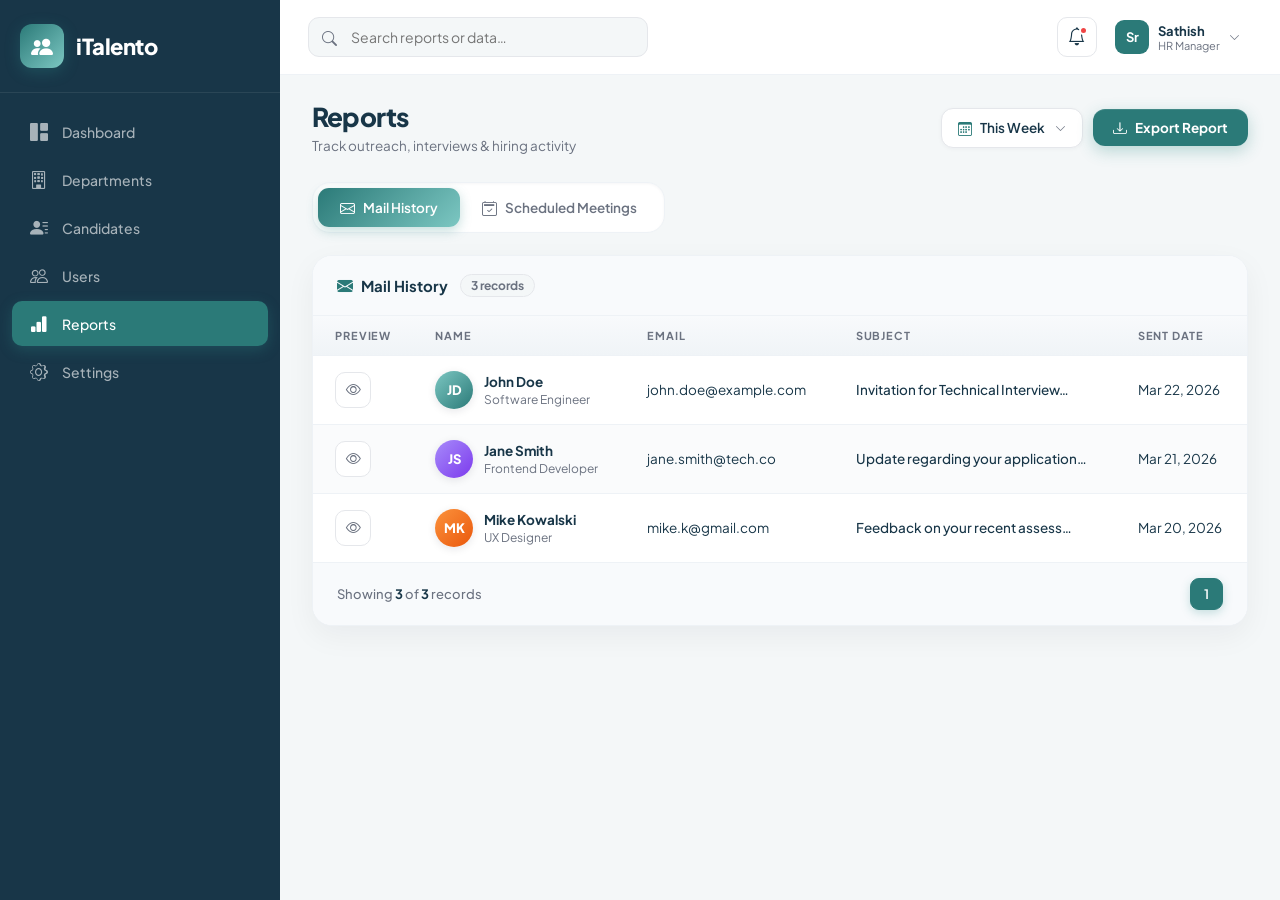
<file: report.html>
<!DOCTYPE html>
<html lang="en">

<head>
    <meta charset="UTF-8">
    <meta name="viewport" content="width=device-width, initial-scale=1.0">
    <title>Reports — iTalento</title>
    <link href="https://cdn.jsdelivr.net/npm/bootstrap-icons@1.11.1/font/bootstrap-icons.css" rel="stylesheet">
    <link href="https://fonts.googleapis.com/css2?family=Plus+Jakarta+Sans:wght@300;400;500;600;700;800&display=swap"
        rel="stylesheet">

        
    <script>
        (function() {
            if (localStorage.getItem("sidebar-state") === "collapsed") {
                document.documentElement.classList.add("sidebar-collapsed");
            }
        })();
    </script>
    <style>
        :root {
            --primary-teal: #2b7a78;
            --primary-teal-dark: #2b7a78;
            --dark-secondary: #183648;
            --light-bg: #f4f7f8;
            --accent-teal: #7cc7c2;
            --white: #ffffff;
            --text-muted: #6b7280;
            --text-soft: #94a3b8;
            --border-light: #e5e7eb;
            --border-soft: #eef2f6;
            --success: #10b981;
            --warning: #f59e0b;
            --danger: #ef4444;
            --gray-btn: #f3f4f6;
            --sidebar-width: 280px;
            --row-hover: #f9fafb;
            --header-bg: #f8fafc;
            --shadow-soft: 0 10px 30px rgba(15, 23, 42, 0.05);
            --shadow-medium: 0 16px 40px rgba(15, 23, 42, 0.08);
            --shadow-strong: 0 24px 60px rgba(15, 23, 42, 0.18);
            --radius-xl: 20px;
            --radius-lg: 16px;
            --radius-md: 12px;
            --radius-sm: 10px;
        }

        *,
        *::before,
        *::after {
            box-sizing: border-box;
            margin: 0;
            padding: 0;
        }

        body {
            font-family: 'Plus Jakarta Sans', sans-serif;
            background: var(--light-bg);
            color: var(--dark-secondary);
            overflow-x: hidden;
        }

        /* ══ SIDEBAR ══ */
        .sidebar-overlay {
            display: none;
            position: fixed;
            inset: 0;
            background: rgba(0, 0, 0, 0.48);
            z-index: 1035;
            backdrop-filter: blur(2px);
        }

        .sidebar-overlay.show {
            display: block;
        }

        .sidebar {
            position: fixed;
            top: 0;
            left: 0;
            width: var(--sidebar-width);
            height: 100vh;
            background: #183648;
            z-index: 1040;
            overflow-y: auto;
            transition: transform 0.3s ease;
            display: flex;
            flex-direction: column;
        }

        .sidebar::-webkit-scrollbar {
            width: 4px;
        }

        .sidebar::-webkit-scrollbar-thumb {
            background: rgba(255, 255, 255, 0.12);
            border-radius: 2px;
        }

        .logo-area {
            padding: 24px 20px;
            border-bottom: 1px solid rgba(255, 255, 255, 0.08);
            flex-shrink: 0;
        }

        .logo {
            display: flex;
            align-items: center;
            gap: 12px;
            color: var(--white);
            text-decoration: none;
        }

        .logo:hover {
            color: var(--white);
        }

        .logo-icon {
            width: 44px;
            height: 44px;
            background: linear-gradient(135deg, var(--primary-teal), var(--accent-teal));
            border-radius: 12px;
            display: flex;
            align-items: center;
            justify-content: center;
            font-size: 22px;
            box-shadow: 0 4px 15px rgba(47, 143, 139, 0.3);
            flex-shrink: 0;
        }

        .logo-text {
            font-size: 22px;
            font-weight: 800;
            letter-spacing: -0.5px;
        }

        .nav-section {
            padding: 16px 12px;
            flex: 1;
        }

        .nav-item {
            margin-bottom: 3px;
        }

        .nav-link {
            display: flex;
            align-items: center;
            gap: 12px;
            padding: 11px 16px;
            color: rgba(255, 255, 255, 0.62);
            text-decoration: none;
            border-radius: 10px;
            transition: all 0.22s ease;
            font-size: 14px;
            font-weight: 500;
        }

        .nav-link:hover {
            background: rgba(255, 255, 255, 0.06);
            color: var(--white);
        }

        .nav-link.active {
            background: var(--primary-teal);
            color: var(--white);
            box-shadow: 0 4px 14px rgba(47, 143, 139, 0.28);
        }

        .nav-link i {
            font-size: 18px;
            width: 22px;
            text-align: center;
        }

        /* ══ MAIN WRAPPER ══ */
        .main-wrapper {
            margin-left: var(--sidebar-width);
            min-height: 100vh;
            display: flex;
            flex-direction: column;
            transition: margin-left 0.3s ease;
        }

        /* ══ TOP NAVBAR ══ */
        .top-navbar {
            position: sticky;
            top: 0;
            background: var(--white);
            padding: 14px 28px;
            display: flex;
            align-items: center;
            justify-content: space-between;
            box-shadow: 0 1px 0 var(--border-soft);
            z-index: 1030;
            flex-shrink: 0;
        }

        .navbar-left {
            display: flex;
            align-items: center;
            gap: 14px;
            flex: 1;
        }

        .menu-toggle {
            display: none;
            width: 40px;
            height: 40px;
            border-radius: 10px;
            border: 1px solid var(--border-light);
            background: var(--white);
            align-items: center;
            justify-content: center;
            cursor: pointer;
            color: var(--dark-secondary);
            font-size: 20px;
            transition: all 0.2s;
            flex-shrink: 0;
        }

        .menu-toggle:hover {
            background: var(--light-bg);
            border-color: var(--primary-teal);
            color: var(--primary-teal);
        }

        .search-bar {
            position: relative;
            width: 340px;
            max-width: 100%;
        }

        .search-bar input {
            width: 100%;
            padding: 10px 16px 10px 42px;
            border: 1px solid var(--border-light);
            border-radius: 11px;
            font-size: 14px;
            font-family: inherit;
            background: var(--light-bg);
            color: var(--dark-secondary);
            transition: all 0.22s;
            outline: none;
        }

        .search-bar input:focus {
            border-color: var(--primary-teal);
            background: var(--white);
            box-shadow: 0 0 0 3px rgba(45, 138, 134, 0.1);
        }

        .search-bar i {
            position: absolute;
            left: 14px;
            top: 50%;
            transform: translateY(-50%);
            color: var(--text-muted);
            font-size: 15px;
            pointer-events: none;
        }

        .search-icon-mobile {
            display: none;
            width: 40px;
            height: 40px;
            border-radius: 10px;
            border: 1px solid var(--border-light);
            background: var(--white);
            align-items: center;
            justify-content: center;
            cursor: pointer;
            color: var(--dark-secondary);
            font-size: 18px;
        }

        .navbar-actions {
            display: flex;
            align-items: center;
            gap: 12px;
        }

        .notification-btn {
            position: relative;
            width: 40px;
            height: 40px;
            border-radius: 10px;
            border: 1px solid var(--border-light);
            background: var(--white);
            display: flex;
            align-items: center;
            justify-content: center;
            cursor: pointer;
            transition: all 0.2s;
            color: var(--dark-secondary);
            font-size: 18px;
        }

        .notification-btn:hover {
            background: var(--light-bg);
            border-color: var(--primary-teal);
        }

        .notification-dot {
            position: absolute;
            top: 8px;
            right: 8px;
            width: 9px;
            height: 9px;
            background: var(--danger);
            border-radius: 50%;
            border: 2px solid var(--white);
        }

        .profile-dropdown-wrap {
            position: relative;
        }

        .profile-dropdown {
            display: flex;
            align-items: center;
            gap: 9px;
            padding: 5px 11px 5px 5px;
            border-radius: 11px;
            cursor: pointer;
            transition: all 0.2s;
            border: 1px solid transparent;
            background: transparent;
            font-family: inherit;
        }

        .profile-dropdown:hover {
            background: var(--light-bg);
            border-color: var(--border-light);
        }

        .profile-avatar {
            width: 34px;
            height: 34px;
            border-radius: 9px;
            background: var(--primary-teal-dark);
            display: flex;
            align-items: center;
            justify-content: center;
            color: var(--white);
            font-weight: 700;
            font-size: 13px;
            flex-shrink: 0;
        }

        .profile-info {
            display: flex;
            flex-direction: column;
            text-align: left;
        }

        .profile-name {
            font-size: 13px;
            font-weight: 700;
            color: var(--dark-secondary);
        }

        .profile-role {
            font-size: 11px;
            color: var(--text-muted);
        }

        .profile-caret {
            font-size: 11px;
            color: var(--text-muted);
            transition: transform 0.22s;
        }

        .profile-dropdown-wrap.open .profile-caret {
            transform: rotate(180deg);
        }

        .profile-menu {
            position: absolute;
            top: calc(100% + 10px);
            right: 0;
            width: 240px;
            background: var(--white);
            border: 1px solid var(--border-light);
            border-radius: var(--radius-lg);
            box-shadow: var(--shadow-strong);
            overflow: hidden;
            z-index: 1100;
            opacity: 0;
            visibility: hidden;
            transform: translateY(8px);
            transition: all 0.22s ease;
        }

        .profile-dropdown-wrap.open .profile-menu {
            opacity: 1;
            visibility: visible;
            transform: translateY(0);
        }

        .profile-menu-header {
            padding: 13px 15px;
            border-bottom: 1px solid var(--border-soft);
            background: var(--header-bg);
            font-size: 13px;
            font-weight: 600;
            color: var(--dark-secondary);
        }

        .profile-menu-item {
            width: 100%;
            border: none;
            background: var(--white);
            display: flex;
            align-items: center;
            gap: 11px;
            padding: 12px 15px;
            font-size: 13.5px;
            font-weight: 500;
            color: #4b5563;
            cursor: pointer;
            transition: all 0.16s ease;
            border-bottom: 1px solid var(--border-soft);
            font-family: inherit;
            text-align: left;
        }

        .profile-menu-item:last-child {
            border-bottom: none;
        }

        .profile-menu-item i {
            font-size: 15px;
            color: #6b7280;
            width: 18px;
            text-align: center;
        }

        .profile-menu-item:hover {
            background: var(--light-bg);
            color: var(--primary-teal-dark);
        }

        .profile-menu-item:hover i {
            color: var(--primary-teal);
        }

        .profile-menu-item.logout {
            color: #ef4444;
            font-weight: 600;
        }

        .profile-menu-item.logout i {
            color: #ef4444;
        }

        .profile-menu-item.logout:hover {
            background: #fff5f5;
            color: #dc2626;
        }

        /* ══ CONTENT ══ */
        .dashboard-content {
            padding: 28px 32px;
            flex: 1;
        }

        /* ── Page Header ── */
        .welcome-header {
            display: flex;
            align-items: center;
            justify-content: space-between;
            gap: 20px;
            margin-bottom: 28px;
            flex-wrap: wrap;
        }

        .welcome-title {
            font-size: 26px;
            font-weight: 800;
            color: var(--dark-secondary);
            letter-spacing: -0.03em;
            line-height: 1.15;
        }

        .welcome-subtitle {
            font-size: 13.5px;
            color: var(--text-muted);
            margin-top: 5px;
            font-weight: 400;
        }

        .reports-controls {
            display: flex;
            align-items: center;
            gap: 10px;
            flex-shrink: 0;
            flex-wrap: wrap;
        }

        /* Date filter */
        .date-filter-wrap {
            position: relative;
        }

        .filter-dropdown-btn {
            display: flex;
            align-items: center;
            gap: 8px;
            padding: 10px 16px;
            background: var(--white);
            border: 1px solid var(--border-light);
            border-radius: var(--radius-md);
            color: var(--dark-secondary);
            font-size: 13.5px;
            font-weight: 600;
            cursor: pointer;
            transition: all 0.22s ease;
            box-shadow: 0 1px 4px rgba(15, 23, 42, 0.04);
            white-space: nowrap;
            font-family: inherit;
        }

        .filter-dropdown-btn i.bi-calendar3 {
            color: var(--primary-teal);
            font-size: 14px;
        }

        .filter-dropdown-btn:hover {
            border-color: var(--primary-teal);
            box-shadow: 0 4px 14px rgba(45, 138, 134, 0.1);
            transform: translateY(-1px);
        }

        .filter-dropdown-btn.open {
            border-color: var(--primary-teal);
            background: rgba(45, 138, 134, 0.04);
            box-shadow: 0 0 0 3px rgba(45, 138, 134, 0.1);
        }

        .filter-dropdown-btn .caret {
            font-size: 11px;
            color: var(--text-muted);
            transition: transform 0.28s cubic-bezier(0.34, 1.56, 0.64, 1);
            margin-left: 2px;
        }

        .filter-dropdown-btn.open .caret {
            transform: rotate(180deg);
        }

        .filter-dropdown-menu {
            position: absolute;
            top: calc(100% + 10px);
            right: 0;
            width: 210px;
            background: var(--white);
            border-radius: var(--radius-lg);
            box-shadow: var(--shadow-strong);
            border: 1px solid var(--border-soft);
            padding: 7px;
            z-index: 1050;
            opacity: 0;
            visibility: hidden;
            transform: translateY(10px) scale(0.96);
            transform-origin: top right;
            transition: all 0.24s cubic-bezier(0.34, 1.56, 0.64, 1);
        }

        .filter-dropdown-menu.show {
            opacity: 1;
            visibility: visible;
            transform: translateY(0) scale(1);
        }

        .filter-option {
            width: 100%;
            text-align: left;
            padding: 9px 12px;
            border: none;
            background: transparent;
            border-radius: 9px;
            font-size: 13.5px;
            font-weight: 500;
            color: var(--dark-secondary);
            cursor: pointer;
            transition: all 0.16s ease;
            display: flex;
            align-items: center;
            justify-content: space-between;
            font-family: inherit;
        }

        .filter-option:hover {
            background: var(--light-bg);
            color: var(--primary-teal);
            padding-left: 15px;
        }

        .filter-option.active {
            background: rgba(45, 138, 134, 0.08);
            color: var(--primary-teal);
            font-weight: 700;
        }

        .filter-option.active::after {
            content: '✓';
            font-size: 12px;
            font-weight: 800;
        }

        .dropdown-divider {
            height: 1px;
            background: var(--border-soft);
            margin: 5px 3px;
        }

        /* Custom date range */
        .custom-date-range {
            display: none;
            align-items: center;
            gap: 8px;
            background: var(--white);
            padding: 6px 12px;
            border: 1px solid var(--border-light);
            border-radius: var(--radius-lg);
            box-shadow: 0 2px 8px rgba(15, 23, 42, 0.04);
        }

        .custom-date-range.show {
            display: flex;
        }

        .date-input-group {
            position: relative;
            display: flex;
            align-items: center;
        }

        .date-input-group i {
            position: absolute;
            left: 9px;
            color: var(--text-soft);
            font-size: 12px;
            pointer-events: none;
            transition: color 0.2s;
        }

        .date-input-group:focus-within i {
            color: var(--primary-teal);
        }

        .date-input-group input {
            padding: 8px 10px 8px 28px;
            border: 1px solid var(--border-soft);
            border-radius: 9px;
            font-size: 13px;
            color: var(--dark-secondary);
            width: 134px;
            background: var(--light-bg);
            outline: none;
            font-family: inherit;
            transition: all 0.2s;
        }

        .date-input-group input:focus {
            background: var(--white);
            border-color: var(--primary-teal);
            box-shadow: 0 0 0 3px rgba(45, 138, 134, 0.1);
        }

        .date-sep {
            font-size: 13px;
            color: var(--text-muted);
            font-weight: 600;
        }

        .btn-go {
            padding: 8px 15px;
            background: var(--primary-teal);
            color: var(--white);
            border: none;
            border-radius: 9px;
            font-size: 13px;
            font-weight: 700;
            cursor: pointer;
            font-family: inherit;
            box-shadow: 0 3px 10px rgba(45, 138, 134, 0.28);
            transition: all 0.2s;
        }

        .btn-go:hover {
            background: var(--primary-teal-dark);
            transform: translateY(-1px);
        }

        .btn-clear {
            width: 30px;
            height: 30px;
            display: flex;
            align-items: center;
            justify-content: center;
            background: var(--gray-btn);
            color: var(--text-muted);
            border: none;
            border-radius: 50%;
            cursor: pointer;
            transition: all 0.22s ease;
            flex-shrink: 0;
        }

        .btn-clear:hover {
            background: var(--danger);
            color: var(--white);
            transform: rotate(90deg);
        }

        /* Export */
        .btn-export-primary {
            display: flex;
            align-items: center;
            gap: 8px;
            padding: 10px 20px;
            background: linear-gradient(135deg, var(--primary-teal), var(--primary-teal-dark));
            color: var(--white);
            border: none;
            border-radius: var(--radius-md);
            font-size: 13.5px;
            font-weight: 700;
            cursor: pointer;
            transition: all 0.25s ease;
            box-shadow: 0 5px 16px rgba(45, 138, 134, 0.3), inset 0 1px 0 rgba(255, 255, 255, 0.1);
            white-space: nowrap;
            font-family: inherit;
            position: relative;
            overflow: hidden;
        }

        .btn-export-primary::before {
            content: '';
            position: absolute;
            top: 0;
            left: -100%;
            width: 100%;
            height: 100%;
            background: linear-gradient(90deg, transparent, rgba(255, 255, 255, 0.18), transparent);
            transition: left 0.5s ease;
        }

        .btn-export-primary:hover {
            transform: translateY(-2px);
            box-shadow: 0 10px 26px rgba(45, 138, 134, 0.4);
        }

        .btn-export-primary:hover::before {
            left: 100%;
        }

        /* ── Tabs ── */
        .tabs-container {
            margin-bottom: 22px;
        }

        .segmented-tabs {
            display: inline-flex;
            background: var(--white);
            padding: 5px;
            border-radius: 18px;
            position: relative;
            border: 1px solid var(--border-soft);
            box-shadow: inset 0 1px 3px rgba(15, 23, 42, 0.04);
        }

        .tab-item {
            display: flex;
            align-items: center;
            gap: 8px;
            padding: 10px 22px;
            border: none;
            background: transparent;
            border-radius: 13px;
            font-size: 13.5px;
            font-weight: 600;
            color: var(--text-muted);
            cursor: pointer;
            position: relative;
            z-index: 1;
            white-space: nowrap;
            font-family: inherit;
            transition: color 0.2s;
        }

        .tab-item:hover {
            color: var(--dark-secondary);
        }

        .tab-item.active {
            color: var(--white);
        }

        .tab-item i {
            font-size: 15px;
        }

        .tab-indicator {
            position: absolute;
            top: 5px;
            bottom: 5px;
            left: 5px;
            background: linear-gradient(135deg, var(--primary-teal), var(--accent-teal));
            border-radius: 11px;
            box-shadow: 0 4px 12px rgba(45, 138, 134, 0.28);
            transition: left 0.34s cubic-bezier(0.34, 1.56, 0.64, 1), width 0.34s cubic-bezier(0.34, 1.56, 0.64, 1);
            z-index: 0;
            pointer-events: none;
        }

        /* ── Tab Content ── */
        .reports-tab-content {
            display: none;
        }

        .reports-tab-content.active {
            display: block;
            animation: tabFadeUp 0.3s ease forwards;
        }

        @keyframes tabFadeUp {
            from {
                opacity: 0;
                transform: translateY(10px);
            }

            to {
                opacity: 1;
                transform: translateY(0);
            }
        }

        /* ── Report Card ── */
        .report-card {
            background: var(--white);
            border-radius: var(--radius-xl);
            border: 1px solid var(--border-soft);
            box-shadow: var(--shadow-soft);
            overflow: hidden;
        }

        .report-card-header {
            display: flex;
            align-items: center;
            justify-content: space-between;
            padding: 18px 24px;
            border-bottom: 1px solid var(--border-soft);
            background: var(--header-bg);
            gap: 14px;
            flex-wrap: wrap;
        }

        .report-card-header-left {
            display: flex;
            align-items: center;
            gap: 12px;
        }

        .report-card-title {
            font-size: 15px;
            font-weight: 700;
            color: var(--dark-secondary);
            display: flex;
            align-items: center;
            gap: 8px;
        }

        .report-card-title i {
            color: var(--primary-teal);
            font-size: 16px;
        }

        .report-card-count {
            font-size: 12px;
            font-weight: 700;
            color: var(--text-muted);
            background: var(--light-bg);
            padding: 3px 10px;
            border-radius: 20px;
            border: 1px solid var(--border-light);
        }

        .report-card-search {
            position: relative;
            width: 230px;
        }

        .report-card-search i {
            position: absolute;
            left: 12px;
            top: 50%;
            transform: translateY(-50%);
            color: var(--text-soft);
            font-size: 13px;
            pointer-events: none;
            transition: color 0.2s;
        }

        .report-card-search:focus-within i {
            color: var(--primary-teal);
        }

        .report-card-search input {
            width: 100%;
            padding: 9px 13px 9px 34px;
            border: 1px solid var(--border-light);
            border-radius: 10px;
            font-size: 13px;
            background: var(--white);
            outline: none;
            font-family: inherit;
            color: var(--dark-secondary);
            transition: all 0.2s;
        }

        .report-card-search input::placeholder {
            color: var(--text-soft);
        }

        .report-card-search input:focus {
            border-color: var(--primary-teal);
            box-shadow: 0 0 0 3px rgba(45, 138, 134, 0.1);
        }

        /* ── Table ── */
        .table-container {
            overflow-x: auto;
        }

        .report-table {
            width: 100%;
            border-collapse: separate;
            border-spacing: 0;
            min-width: 680px;
        }

        .report-table thead th {
            background: linear-gradient(180deg, var(--header-bg) 0%, #f0f4f7 100%);
            padding: 13px 22px;
            text-align: left;
            font-size: 11px;
            font-weight: 700;
            text-transform: uppercase;
            letter-spacing: 0.08em;
            color: var(--text-muted);
            border-bottom: 1px solid var(--border-soft);
            white-space: nowrap;
        }

        .report-table tbody tr {
            transition: background 0.14s ease;
        }

        .report-table tbody tr:hover {
            background: var(--row-hover);
        }

        .report-table tbody tr:nth-child(even) {
            background: rgba(244, 247, 248, 0.45);
        }

        .report-table tbody tr:nth-child(even):hover {
            background: var(--row-hover);
        }

        .report-table td {
            padding: 15px 22px;
            font-size: 13.5px;
            color: var(--dark-secondary);
            border-bottom: 1px solid var(--border-soft);
            vertical-align: middle;
        }

        .report-table tbody tr:last-child td {
            border-bottom: none;
        }

        /* Avatar */
        .avatar-cell {
            display: flex;
            align-items: center;
            gap: 11px;
        }

        .avatar-init {
            width: 38px;
            height: 38px;
            border-radius: 50%;
            display: flex;
            align-items: center;
            justify-content: center;
            font-size: 13px;
            font-weight: 800;
            color: var(--white);
            flex-shrink: 0;
            box-shadow: 0 2px 8px rgba(15, 23, 42, 0.1);
            transition: transform 0.28s cubic-bezier(0.34, 1.56, 0.64, 1);
        }

        .report-table tr:hover .avatar-init {
            transform: scale(1.1) rotate(4deg);
        }

        .avatar-init.teal {
            background: linear-gradient(135deg, var(--accent-teal), var(--primary-teal));
        }

        .avatar-init.purple {
            background: linear-gradient(135deg, #a78bfa, #7c3aed);
        }

        .avatar-init.orange {
            background: linear-gradient(135deg, #fb923c, #ea580c);
        }

        .avatar-init.blue {
            background: linear-gradient(135deg, #60a5fa, #2563eb);
        }

        .avatar-img {
            width: 38px;
            height: 38px;
            border-radius: 50%;
            background: var(--light-bg);
            display: flex;
            align-items: center;
            justify-content: center;
            color: var(--text-soft);
            font-size: 16px;
            border: 2px solid var(--border-light);
            flex-shrink: 0;
            transition: transform 0.25s ease;
        }

        .report-table tr:hover .avatar-img {
            transform: scale(1.08);
        }

        .cell-name {
            font-weight: 700;
            font-size: 13.5px;
            color: var(--dark-secondary);
        }

        .cell-sub {
            font-size: 12px;
            color: var(--text-muted);
            margin-top: 2px;
        }

        /* Status badges */
        .status-badge {
            display: inline-flex;
            align-items: center;
            gap: 6px;
            padding: 5px 12px;
            border-radius: 20px;
            font-size: 11px;
            font-weight: 700;
            text-transform: uppercase;
            letter-spacing: 0.06em;
            white-space: nowrap;
            transition: transform 0.2s;
        }

        .status-badge::before {
            content: '';
            width: 6px;
            height: 6px;
            border-radius: 50%;
            background: currentColor;
            box-shadow: 0 0 5px currentColor;
        }

        .status-badge.scheduled {
            background: rgba(16, 185, 129, 0.1);
            color: #059669;
        }

        .status-badge.completed {
            background: rgba(59, 130, 246, 0.1);
            color: #1d4ed8;
        }

        .status-badge.cancelled {
            background: rgba(239, 68, 68, 0.08);
            color: #dc2626;
        }

        .status-badge.delivered {
            background: rgba(16, 185, 129, 0.1);
            color: #059669;
        }

        .status-badge.opened {
            background: rgba(59, 130, 246, 0.1);
            color: #2563eb;
        }

        .status-badge.failed {
            background: rgba(239, 68, 68, 0.1);
            color: #dc2626;
        }

        .report-table tr:hover .status-badge {
            transform: translateY(-1px);
        }

        /* Subject cell */
        .subject-cell {
            position: relative;
            max-width: 260px;
            overflow: hidden;
            text-overflow: ellipsis;
            white-space: nowrap;
            cursor: default;
            font-weight: 500;
            padding: 3px 7px;
            margin: -3px -7px;
            border-radius: 7px;
            transition: background 0.18s, color 0.18s;
        }

        .subject-cell:hover {
            background: rgba(45, 138, 134, 0.07);
            color: var(--primary-teal);
        }

        .subject-cell:hover::after {
            content: attr(data-full);
            position: absolute;
            bottom: calc(100% + 10px);
            left: 50%;
            transform: translateX(-50%);
            background: var(--dark-secondary);
            color: var(--white);
            padding: 10px 15px;
            border-radius: var(--radius-md);
            font-size: 13px;
            font-weight: 500;
            white-space: normal;
            width: 280px;
            z-index: 300;
            box-shadow: var(--shadow-strong);
            line-height: 1.55;
            pointer-events: none;
        }

        .subject-cell:hover::before {
            content: '';
            position: absolute;
            bottom: calc(100% + 5px);
            left: 50%;
            transform: translateX(-50%);
            border: 5px solid transparent;
            border-top-color: var(--dark-secondary);
            z-index: 301;
            pointer-events: none;
        }

        /* Buttons */
        .btn-preview {
            width: 36px;
            height: 36px;
            border-radius: 10px;
            border: 1px solid var(--border-light);
            background: var(--white);
            color: var(--text-muted);
            cursor: pointer;
            display: flex;
            align-items: center;
            justify-content: center;
            font-size: 15px;
            transition: all 0.22s cubic-bezier(0.34, 1.56, 0.64, 1);
        }

        .btn-preview:hover {
            background: rgba(45, 138, 134, 0.08);
            border-color: rgba(45, 138, 134, 0.28);
            color: var(--primary-teal);
            transform: scale(1.1) rotate(5deg);
            box-shadow: 0 4px 12px rgba(45, 138, 134, 0.15);
        }

        .btn-meet {
            display: inline-flex;
            align-items: center;
            gap: 6px;
            padding: 7px 14px;
            background: var(--light-bg);
            color: var(--dark-secondary);
            border-radius: 10px;
            font-size: 13px;
            font-weight: 600;
            text-decoration: none;
            transition: all 0.22s ease;
            border: 1px solid var(--border-light);
            font-family: inherit;
        }

        .btn-meet:hover:not(.disabled) {
            background: linear-gradient(135deg, var(--primary-teal), var(--primary-teal-dark));
            color: var(--white);
            border-color: transparent;
            transform: translateY(-2px);
            box-shadow: 0 6px 16px rgba(45, 138, 134, 0.28);
        }

        .btn-meet.disabled {
            opacity: 0.38;
            cursor: not-allowed;
            pointer-events: none;
        }

        /* Upcoming row */
        .upcoming-highlight td {
            background: rgba(45, 138, 134, 0.022) !important;
        }

        .upcoming-highlight td:first-child {
            border-left: 3px solid var(--primary-teal);
        }

        /* Card footer */
        .report-card-footer {
            display: flex;
            align-items: center;
            justify-content: space-between;
            padding: 15px 24px;
            border-top: 1px solid var(--border-soft);
            background: var(--header-bg);
            gap: 12px;
            flex-wrap: wrap;
        }

        .table-count {
            font-size: 13px;
            color: var(--text-muted);
            font-weight: 500;
        }

        .table-count strong {
            color: var(--dark-secondary);
            font-weight: 700;
        }

        .pagination {
            display: flex;
            align-items: center;
            gap: 5px;
        }

        .page-btn {
            padding: 7px 13px;
            border: 1px solid var(--border-light);
            background: var(--white);
            border-radius: 9px;
            font-size: 13px;
            font-weight: 600;
            color: var(--dark-secondary);
            cursor: pointer;
            transition: all 0.18s ease;
            font-family: inherit;
        }

        .page-btn:hover {
            border-color: var(--primary-teal);
            color: var(--primary-teal);
        }

        .page-btn.active {
            background: var(--primary-teal);
            color: var(--white);
            border-color: var(--primary-teal);
            box-shadow: 0 3px 10px rgba(45, 138, 134, 0.25);
        }

        /* ══ MODAL ══ */
        .modal-overlay {
            position: fixed;
            inset: 0;
            background: rgba(15, 23, 42, 0.58);
            backdrop-filter: blur(8px);
            z-index: 2000;
            display: none;
            align-items: center;
            justify-content: center;
            padding: 24px;
            opacity: 0;
            transition: opacity 0.3s ease;
        }

        .modal-overlay.show {
            opacity: 1;
        }

        .premium-modal {
            background: var(--white);
            border-radius: var(--radius-xl);
            box-shadow: var(--shadow-strong);
            width: 100%;
            max-width: 620px;
            transform: scale(0.9) translateY(20px);
            opacity: 0;
            transition: all 0.36s cubic-bezier(0.34, 1.56, 0.64, 1);
            border: 1px solid var(--border-soft);
            overflow: hidden;
        }

        .modal-overlay.show .premium-modal {
            transform: scale(1) translateY(0);
            opacity: 1;
        }

        .modal-header {
            padding: 20px 26px;
            border-bottom: 1px solid var(--border-soft);
            display: flex;
            align-items: center;
            justify-content: space-between;
            background: var(--header-bg);
        }

        .modal-title {
            font-size: 17px;
            font-weight: 800;
            color: var(--dark-secondary);
            letter-spacing: -0.02em;
        }

        .modal-close-btn {
            width: 34px;
            height: 34px;
            border-radius: 50%;
            border: 1px solid var(--border-light);
            background: var(--white);
            color: var(--text-muted);
            cursor: pointer;
            display: flex;
            align-items: center;
            justify-content: center;
            transition: all 0.24s cubic-bezier(0.34, 1.56, 0.64, 1);
            font-size: 13px;
        }

        .modal-close-btn:hover {
            background: var(--danger);
            color: var(--white);
            border-color: var(--danger);
            transform: rotate(90deg);
        }

        .modal-body {
            padding: 26px;
            max-height: 68vh;
            overflow-y: auto;
            scrollbar-width: thin;
            scrollbar-color: var(--border-light) transparent;
        }

        .modal-body::-webkit-scrollbar {
            width: 5px;
        }

        .modal-body::-webkit-scrollbar-thumb {
            background: var(--border-light);
            border-radius: 10px;
        }

        .email-meta-card {
            background: var(--header-bg);
            border-radius: var(--radius-lg);
            padding: 18px 20px;
            margin-bottom: 20px;
            border: 1px solid var(--border-soft);
        }

        .preview-row {
            display: flex;
            gap: 13px;
            align-items: baseline;
            padding: 7px 0;
            border-bottom: 1px solid var(--border-soft);
        }

        .preview-row:last-child {
            border-bottom: none;
            padding-bottom: 0;
        }

        .preview-row:first-child {
            padding-top: 0;
        }

        .preview-row .label {
            min-width: 60px;
            font-size: 11px;
            font-weight: 700;
            color: var(--text-muted);
            text-transform: uppercase;
            letter-spacing: 0.07em;
            flex-shrink: 0;
        }

        .preview-row .value {
            font-size: 14px;
            font-weight: 500;
            color: var(--dark-secondary);
            flex: 1;
        }

        .email-body-content {
            font-size: 14px;
            line-height: 1.8;
            color: var(--text-muted);
        }

        .email-body-content p {
            margin-bottom: 14px;
        }

        .email-body-content p:last-child {
            margin-bottom: 0;
        }

        .cta-wrap {
            margin: 24px 0;
            text-align: center;
        }

        .btn-cta {
            display: inline-flex;
            align-items: center;
            gap: 8px;
            padding: 12px 32px;
            background: linear-gradient(135deg, var(--primary-teal), var(--primary-teal-dark));
            color: var(--white);
            border-radius: var(--radius-lg);
            font-weight: 700;
            font-size: 14px;
            text-decoration: none;
            transition: all 0.24s ease;
            box-shadow: 0 6px 18px rgba(45, 138, 134, 0.35);
            font-family: inherit;
        }

        .btn-cta:hover {
            transform: translateY(-2px);
            box-shadow: 0 10px 26px rgba(45, 138, 134, 0.44);
            color: var(--white);
        }

        /* ══ RESPONSIVE ══ */
        @media (max-width: 991px) {
            .sidebar {
                transform: translateX(-100%);
            }

            .sidebar.show {
                transform: translateX(0);
            }

            .main-wrapper {
                margin-left: 0;
            }

            .menu-toggle {
                display: flex;
            }

            .search-bar {
                display: none;
            }

            .search-icon-mobile {
                display: flex;
            }
        }

        @media (max-width: 767px) {
            .top-navbar {
                padding: 12px 16px;
            }

            .profile-info {
                display: none;
            }

            .profile-caret {
                display: none;
            }

            .dashboard-content {
                padding: 16px;
            }

            .welcome-header {
                flex-direction: column;
                align-items: flex-start;
                gap: 14px;
            }

            .reports-controls {
                width: 100%;
                flex-direction: column;
                align-items: stretch;
                gap: 10px;
            }

            .filter-dropdown-btn {
                justify-content: space-between;
            }

            .filter-dropdown-menu {
                left: 0;
                right: 0;
                width: 100%;
            }

            .custom-date-range {
                flex-wrap: wrap;
            }

            .date-input-group input {
                width: 100%;
            }

            .btn-export-primary {
                justify-content: center;
            }

            .segmented-tabs {
                width: 100%;
                overflow-x: auto;
                scrollbar-width: none;
            }

            .segmented-tabs::-webkit-scrollbar {
                display: none;
            }

            .tab-item {
                flex: 1;
                justify-content: center;
                padding: 9px 14px;
                font-size: 13px;
            }

            .tab-indicator {
                display: none;
            }

            .tab-item.active {
                background: rgba(45, 138, 134, 0.12);
                color: var(--primary-teal);
                border-radius: 12px;
            }

            .report-card-header {
                flex-direction: column;
                align-items: flex-start;
            }

            .report-card-search {
                width: 100%;
            }

            .report-table {
                min-width: unset;
            }

            .report-table thead {
                display: none;
            }

            .report-table tbody {
                display: flex;
                flex-direction: column;
                gap: 12px;
                padding: 12px;
            }

            .report-table tbody tr {
                display: flex;
                flex-direction: column;
                padding: 16px;
                border-radius: var(--radius-lg);
                border: 1px solid var(--border-soft) !important;
                box-shadow: 0 2px 8px rgba(15, 23, 42, 0.04);
                background: var(--white) !important;
            }

            .upcoming-highlight {
                border-left: 3px solid var(--primary-teal) !important;
            }

            .upcoming-highlight td:first-child {
                border-left: none !important;
            }

            .report-table td {
                display: flex;
                justify-content: space-between;
                align-items: center;
                padding: 8px 0;
                border: none !important;
                border-bottom: 1px solid var(--border-soft) !important;
                font-size: 13px;
            }

            .report-table td:last-child {
                border-bottom: none !important;
            }

            .report-table td::before {
                content: attr(data-label);
                font-weight: 700;
                font-size: 11px;
                color: var(--text-muted);
                text-transform: uppercase;
                letter-spacing: 0.06em;
                flex-shrink: 0;
                margin-right: 12px;
            }

            .report-card-footer {
                flex-direction: column;
                align-items: flex-start;
                gap: 10px;
            }

            .premium-modal {
                max-width: 100%;
                border-radius: var(--radius-lg);
            }

            .modal-overlay {
                padding: 14px;
            }
        }

        @media (max-width: 479px) {
            .welcome-title {
                font-size: 22px;
            }

            .notification-btn,
            .menu-toggle {
                width: 38px;
                height: 38px;
            }
        }
    </style>
</head>

<body>

    <div class="sidebar-overlay" id="sidebarOverlay"></div>

    <aside class="sidebar" id="sidebar">
        <div class="logo-area">
            <a href="index.html" class="logo">
                <div class="logo-icon"><i class="bi bi-people-fill"></i></div>
                <span class="logo-text">iTalento</span>
            </a>
        </div>
        <nav class="nav-section">
            <div class="nav-item"><a href="index.html" class="nav-link"><i
                        class="bi bi-grid-1x2-fill"></i><span>Dashboard</span></a></div>
            <div class="nav-item"><a href="departments.html" class="nav-link"><i
                        class="bi bi-building"></i><span>Departments</span></a></div>
            <div class="nav-item"><a href="candidates.html" class="nav-link"><i
                        class="bi bi-person-lines-fill"></i><span>Candidates</span></a></div>
            <div class="nav-item"><a href="users.html" class="nav-link"><i
                        class="bi bi-people"></i><span>Users</span></a></div>
            <div class="nav-item"><a href="#" class="nav-link active"><i
                        class="bi bi-bar-chart-fill"></i><span>Reports</span></a></div>
            <div class="nav-item"><a href="settings.html" class="nav-link"><i
                        class="bi bi-gear"></i><span>Settings</span></a></div>
        </nav>
    </aside>

    <div class="main-wrapper">

        <header class="top-navbar">
            <div class="navbar-left">
                <button class="menu-toggle" id="menuToggle" type="button"><i class="bi bi-list"></i></button>
                <div class="search-bar">
                    <i class="bi bi-search"></i>
                    <input type="text" placeholder="Search reports or data…">
                </div>
                <button class="search-icon-mobile" id="searchMobileToggle" type="button"><i
                        class="bi bi-search"></i></button>
            </div>
            <div class="navbar-actions">
                <button class="notification-btn" type="button">
                    <i class="bi bi-bell"></i>
                    <span class="notification-dot"></span>
                </button>
                <div class="profile-dropdown-wrap" id="profileDropdownWrap">
                    <button class="profile-dropdown" id="profileDropdown" type="button">
                        <div class="profile-avatar">Sr</div>
                        <div class="profile-info">
                            <span class="profile-name">Sathish</span>
                            <span class="profile-role">HR Manager</span>
                        </div>
                        <i class="bi bi-chevron-down profile-caret"></i>
                    </button>
                    <div class="profile-menu" id="profileMenu">
                        <div class="profile-menu-header">sathish@italento.com</div>
                        <button class="profile-menu-item" type="button"><i class="bi bi-person"></i> My Profile</button>
                        <button class="profile-menu-item" type="button"><i class="bi bi-gear"></i> Settings</button>
                        <button class="profile-menu-item logout" type="button"><i class="bi bi-box-arrow-right"></i>
                            Logout</button>
                    </div>
                </div>
            </div>
        </header>

        <main class="dashboard-content">

            <!-- Page Header -->
            <div class="welcome-header">
                <div>
                    <h1 class="welcome-title">Reports</h1>
                    <p class="welcome-subtitle">Track outreach, interviews &amp; hiring activity</p>
                </div>
                <div class="reports-controls">
                    <div class="date-filter-wrap" id="dateFilterWrap">
                        <button class="filter-dropdown-btn" id="dateFilterToggle" type="button">
                            <i class="bi bi-calendar3"></i>
                            <span id="currentDateLabel">This Week</span>
                            <i class="bi bi-chevron-down caret"></i>
                        </button>
                        <div class="filter-dropdown-menu" id="dateFilterMenu">
                            <button class="filter-option" data-value="today" type="button">Today</button>
                            <button class="filter-option active" data-value="week" type="button">This Week</button>
                            <button class="filter-option" data-value="month" type="button">This Month</button>
                            <div class="dropdown-divider"></div>
                            <button class="filter-option" data-value="custom" type="button">Custom Range</button>
                        </div>
                    </div>
                    <div class="custom-date-range" id="customDateRange">
                        <div class="date-input-group"><i class="bi bi-calendar-event"></i><input type="date"
                                id="startDate"></div>
                        <span class="date-sep">→</span>
                        <div class="date-input-group"><i class="bi bi-calendar-check"></i><input type="date"
                                id="endDate"></div>
                        <button class="btn-go" id="submitCustomRange" type="button">Apply</button>
                        <button class="btn-clear" id="clearCustomRange" type="button"><i
                                class="bi bi-x-lg"></i></button>
                    </div>
                    <button class="btn-export-primary" id="exportBtn" type="button">
                        <i class="bi bi-download"></i> Export Report
                    </button>
                </div>
            </div>

            <!-- Tabs -->
            <div class="tabs-container">
                <div class="segmented-tabs">
                    <button class="tab-item active" data-tab="mail-history" type="button">
                        <i class="bi bi-envelope"></i> Mail History
                    </button>
                    <button class="tab-item" data-tab="scheduled-meetings" type="button">
                        <i class="bi bi-calendar2-check"></i> Scheduled Meetings
                    </button>
                    <div class="tab-indicator" id="tabIndicator"></div>
                </div>
            </div>

            <!-- MAIL HISTORY -->
            <section class="reports-tab-content active" id="mail-history">
                <div class="report-card">
                    <div class="report-card-header">
                        <div class="report-card-header-left">
                            <span class="report-card-title"><i class="bi bi-envelope-fill"></i> Mail History</span>
                            <span class="report-card-count">3 records</span>
                        </div>

                    </div>
                    <div class="table-container">
                        <table class="report-table">
                            <thead>
                                <tr>
                                    <th width="60">Preview</th>
                                    <th>Name</th>
                                    <th>Email</th>
                                    <th>Subject</th>
                                    <th>Sent Date</th>

                                </tr>
                            </thead>
                            <tbody id="mailHistoryTable">
                                <tr>
                                    <td data-label="Preview">
                                        <button class="btn-preview" onclick="openEmailPreview('1')" type="button"><i
                                                class="bi bi-eye"></i></button>
                                    </td>
                                    <td data-label="Name">
                                        <div class="avatar-cell">
                                            <div class="avatar-init teal">JD</div>
                                            <div>
                                                <div class="cell-name">John Doe</div>
                                                <div class="cell-sub">Software Engineer</div>
                                            </div>
                                        </div>
                                    </td>
                                    <td data-label="Email">john.doe@example.com</td>
                                    <td data-label="Subject">
                                        <div class="subject-cell"
                                            data-full="Invitation for Technical Interview - Software Engineer Role">
                                            Invitation for Technical Interview…</div>
                                    </td>
                                    <td data-label="Sent Date">Mar 22, 2026</td>
                                </tr>
                                <tr>
                                    <td data-label="Preview">
                                        <button class="btn-preview" onclick="openEmailPreview('2')" type="button"><i
                                                class="bi bi-eye"></i></button>
                                    </td>
                                    <td data-label="Name">
                                        <div class="avatar-cell">
                                            <div class="avatar-init purple">JS</div>
                                            <div>
                                                <div class="cell-name">Jane Smith</div>
                                                <div class="cell-sub">Frontend Developer</div>
                                            </div>
                                        </div>
                                    </td>
                                    <td data-label="Email">jane.smith@tech.co</td>
                                    <td data-label="Subject">
                                        <div class="subject-cell"
                                            data-full="Update regarding your application for Frontend Developer">Update
                                            regarding your application…</div>
                                    </td>
                                    <td data-label="Sent Date">Mar 21, 2026</td>
                                </tr>
                                <tr>
                                    <td data-label="Preview">
                                        <button class="btn-preview" onclick="openEmailPreview('3')" type="button"><i
                                                class="bi bi-eye"></i></button>
                                    </td>
                                    <td data-label="Name">
                                        <div class="avatar-cell">
                                            <div class="avatar-init orange">MK</div>
                                            <div>
                                                <div class="cell-name">Mike Kowalski</div>
                                                <div class="cell-sub">UX Designer</div>
                                            </div>
                                        </div>
                                    </td>
                                    <td data-label="Email">mike.k@gmail.com</td>
                                    <td data-label="Subject">
                                        <div class="subject-cell" data-full="Feedback on your recent assessment">
                                            Feedback on your recent assess…</div>
                                    </td>
                                    <td data-label="Sent Date">Mar 20, 2026</td>
                                </tr>
                            </tbody>
                        </table>
                    </div>
                    <div class="report-card-footer">
                        <span class="table-count">Showing <strong>3</strong> of <strong>3</strong> records</span>
                        <div class="pagination"><button class="page-btn active" type="button">1</button></div>
                    </div>
                </div>
            </section>

            <!-- SCHEDULED MEETINGS -->
            <section class="reports-tab-content" id="scheduled-meetings">
                <div class="report-card">
                    <div class="report-card-header">
                        <div class="report-card-header-left">
                            <span class="report-card-title"><i class="bi bi-calendar2-check-fill"></i> Scheduled
                                Meetings</span>
                            <span class="report-card-count">3 records</span>
                        </div>

                    </div>
                    <div class="table-container">
                        <table class="report-table">
                            <thead>
                                <tr>
                                    <th>Candidate Name</th>
                                    <th>Email</th>
                                    <th>Interview Date &amp; Time</th>
                                    <th>Meeting Link</th>
                                    <th>Status</th>
                                </tr>
                            </thead>
                            <tbody id="meetingsTable">
                                <tr class="upcoming-highlight">
                                    <td data-label="Candidate">
                                        <div class="avatar-cell">
                                            <div class="avatar-img"><i class="bi bi-person-fill"></i></div>
                                            <div>
                                                <div class="cell-name">Robert Wilson</div>
                                                <div class="cell-sub">Backend Engineer</div>
                                            </div>
                                        </div>
                                    </td>
                                    <td data-label="Email">robert.w@outlook.com</td>
                                    <td data-label="Date &amp; Time">Mar 24, 2026 &bull; 10:30 AM</td>
                                    <td data-label="Link"><a href="#" class="btn-meet"><i
                                                class="bi bi-camera-video-fill"></i> Join</a></td>
                                    <td data-label="Status"><span class="status-badge scheduled">Scheduled</span></td>
                                </tr>
                                <tr>
                                    <td data-label="Candidate">
                                        <div class="avatar-cell">
                                            <div class="avatar-init blue">EC</div>
                                            <div>
                                                <div class="cell-name">Emily Chen</div>
                                                <div class="cell-sub">Product Manager</div>
                                            </div>
                                        </div>
                                    </td>
                                    <td data-label="Email">emily.c@icloud.com</td>
                                    <td data-label="Date &amp; Time">Mar 21, 2026 &bull; 02:00 PM</td>
                                    <td data-label="Link"><a href="#" class="btn-meet disabled"><i
                                                class="bi bi-camera-video-fill"></i> Join</a></td>
                                    <td data-label="Status"><span class="status-badge completed">Completed</span></td>
                                </tr>
                                <tr>
                                    <td data-label="Candidate">
                                        <div class="avatar-cell">
                                            <div class="avatar-init orange">DW</div>
                                            <div>
                                                <div class="cell-name">David White</div>
                                                <div class="cell-sub">DevOps Engineer</div>
                                            </div>
                                        </div>
                                    </td>
                                    <td data-label="Email">david.white@hr.com</td>
                                    <td data-label="Date &amp; Time">Mar 19, 2026 &bull; 11:15 AM</td>
                                    <td data-label="Link"><a href="#" class="btn-meet disabled"><i
                                                class="bi bi-camera-video-fill"></i> Join</a></td>
                                    <td data-label="Status"><span class="status-badge cancelled">Cancelled</span></td>
                                </tr>
                            </tbody>
                        </table>
                    </div>
                    <div class="report-card-footer">
                        <span class="table-count">Showing <strong>3</strong> of <strong>3</strong> records</span>
                        <div class="pagination"><button class="page-btn active" type="button">1</button></div>
                    </div>
                </div>
            </section>

        </main>
    </div>

    <!-- EMAIL PREVIEW MODAL -->
    <div class="modal-overlay" id="emailPreviewModal">
        <div class="premium-modal">
            <div class="modal-header">
                <h3 class="modal-title">Email Preview</h3>
                <button class="modal-close-btn" onclick="closeEmailPreview()" type="button"><i
                        class="bi bi-x-lg"></i></button>
            </div>
            <div class="modal-body">
                <div class="email-meta-card">
                    <div class="preview-row"><span class="label">From</span><span class="value">iTalento HR
                            &lt;hr@italento.com&gt;</span></div>
                    <div class="preview-row"><span class="label">To</span><span class="value"
                            id="previewToEmail">—</span></div>
                    <div class="preview-row"><span class="label">Subject</span><span class="value"
                            id="previewSubject">—</span></div>
                </div>
                <div class="email-body-content">
                    <p>Dear <strong id="previewToName">Candidate</strong>,</p>
                    <p>We are excited to invite you for a technical interview for the Software Engineer position at
                        iTalento.</p>
                    <p>Your interview is scheduled for March 24th, 2026 at 10:30 AM. Please join using the link below:
                    </p>
                    <div class="cta-wrap">
                        <a href="#" class="btn-cta"><i class="bi bi-calendar2-check"></i> Accept via Dashboard</a>
                    </div>
                    <p>Best regards,<br>The iTalento Hiring Team</p>
                </div>
            </div>
        </div>
    </div>

    <script>
        /* Sidebar */
        const menuToggle = document.getElementById('menuToggle');
        const sidebar = document.getElementById('sidebar');
        const sidebarOverlay = document.getElementById('sidebarOverlay');
        menuToggle.addEventListener('click', () => { sidebar.classList.toggle('show'); sidebarOverlay.classList.toggle('show'); });
        sidebarOverlay.addEventListener('click', () => { sidebar.classList.remove('show'); sidebarOverlay.classList.remove('show'); });

        /* Profile dropdown */
        const profileDropdownWrap = document.getElementById('profileDropdownWrap');
        document.getElementById('profileDropdown').addEventListener('click', e => { e.stopPropagation(); profileDropdownWrap.classList.toggle('open'); });
        document.addEventListener('click', e => { if (!profileDropdownWrap.contains(e.target)) profileDropdownWrap.classList.remove('open'); });

        /* Tab indicator */
        const tabIndicator = document.getElementById('tabIndicator');
        const tabItems = document.querySelectorAll('.tab-item');
        const tabContents = document.querySelectorAll('.reports-tab-content');

        function positionIndicator(tab) {
            if (!tabIndicator || !tab) return;
            tabIndicator.style.width = tab.offsetWidth + 'px';
            tabIndicator.style.left = tab.offsetLeft + 'px';
        }

        const initTab = document.querySelector('.tab-item.active');
        if (initTab) setTimeout(() => positionIndicator(initTab), 80);
        window.addEventListener('resize', () => { const a = document.querySelector('.tab-item.active'); if (a) positionIndicator(a); });

        tabItems.forEach(tab => {
            tab.addEventListener('click', function () {
                tabItems.forEach(t => t.classList.remove('active'));
                this.classList.add('active');
                positionIndicator(this);
                const id = this.getAttribute('data-tab');
                tabContents.forEach(p => { p.classList.remove('active'); if (p.id === id) p.classList.add('active'); });
            });
        });

        /* Date filter */
        const dateFilterWrap = document.getElementById('dateFilterWrap');
        const dateFilterToggle = document.getElementById('dateFilterToggle');
        const dateFilterMenu = document.getElementById('dateFilterMenu');
        const currentDateLabel = document.getElementById('currentDateLabel');
        const customDateRange = document.getElementById('customDateRange');
        const dateFilterOptions = document.querySelectorAll('.filter-option');

        dateFilterToggle.addEventListener('click', e => { e.stopPropagation(); const open = dateFilterMenu.classList.toggle('show'); dateFilterToggle.classList.toggle('open', open); });
        document.addEventListener('click', e => { if (!dateFilterWrap.contains(e.target)) { dateFilterMenu.classList.remove('show'); dateFilterToggle.classList.remove('open'); } });

        dateFilterOptions.forEach(opt => {
            opt.addEventListener('click', function () {
                const v = this.getAttribute('data-value');
                dateFilterOptions.forEach(o => o.classList.remove('active'));
                this.classList.add('active');
                dateFilterMenu.classList.remove('show');
                dateFilterToggle.classList.remove('open');
                if (v === 'custom') { dateFilterWrap.style.display = 'none'; customDateRange.classList.add('show'); }
                else { currentDateLabel.textContent = this.textContent.trim(); }
            });
        });

        document.getElementById('submitCustomRange').addEventListener('click', () => {
            const s = document.getElementById('startDate').value;
            const e = document.getElementById('endDate').value;
            if (!s || !e) { alert('Please select both dates.'); return; }
            if (new Date(s) > new Date(e)) { alert('Start date must be before end date.'); return; }
            customDateRange.classList.remove('show'); dateFilterWrap.style.display = '';
            const fmt = d => new Date(d + 'T00:00:00').toLocaleDateString('en-US', { month: 'short', day: 'numeric' });
            currentDateLabel.textContent = fmt(s) + ' – ' + fmt(e);
        });

        document.getElementById('clearCustomRange').addEventListener('click', () => {
            customDateRange.classList.remove('show'); dateFilterWrap.style.display = '';
            dateFilterOptions.forEach(o => { o.classList.remove('active'); if (o.getAttribute('data-value') === 'week') o.classList.add('active'); });
            currentDateLabel.textContent = 'This Week';
            document.getElementById('startDate').value = ''; document.getElementById('endDate').value = '';
        });

        /* Table search */
        function wireSearch(inputId, tableBodyId) {
            const inp = document.getElementById(inputId);
            if (!inp) return;
            inp.addEventListener('input', function () {
                const q = this.value.toLowerCase();
                document.querySelectorAll('#' + tableBodyId + ' tr').forEach(row => { row.style.display = row.textContent.toLowerCase().includes(q) ? '' : 'none'; });
            });
        }
        wireSearch('mailSearch', 'mailHistoryTable');
        wireSearch('meetSearch', 'meetingsTable');

        /* Export */
        document.getElementById('exportBtn').addEventListener('click', () => console.log('Export triggered'));

        /* Email modal */
        const _emailData = {
            '1': { to: 'john.doe@example.com', name: 'John Doe', subject: 'Invitation for Technical Interview - Software Engineer Role' },
            '2': { to: 'jane.smith@tech.co', name: 'Jane Smith', subject: 'Update regarding your application for Frontend Developer' },
            '3': { to: 'mike.k@gmail.com', name: 'Mike Kowalski', subject: 'Feedback on your recent assessment' }
        };

        function openEmailPreview(id) {
            const d = _emailData[id] || _emailData['1'];
            const modal = document.getElementById('emailPreviewModal');
            document.getElementById('previewToEmail').textContent = d.to;
            document.getElementById('previewToName').textContent = d.name;
            document.getElementById('previewSubject').textContent = d.subject;
            modal.style.display = 'flex';
            requestAnimationFrame(() => modal.classList.add('show'));
            document.body.style.overflow = 'hidden';
        }

        function closeEmailPreview() {
            const modal = document.getElementById('emailPreviewModal');
            modal.classList.remove('show');
            setTimeout(() => { modal.style.display = 'none'; document.body.style.overflow = ''; }, 360);
        }

        document.addEventListener('click', e => { if (e.target === document.getElementById('emailPreviewModal')) closeEmailPreview(); });
        document.addEventListener('keydown', e => { if (e.key === 'Escape') closeEmailPreview(); });
    </script>
</body>

</html>
</file>
